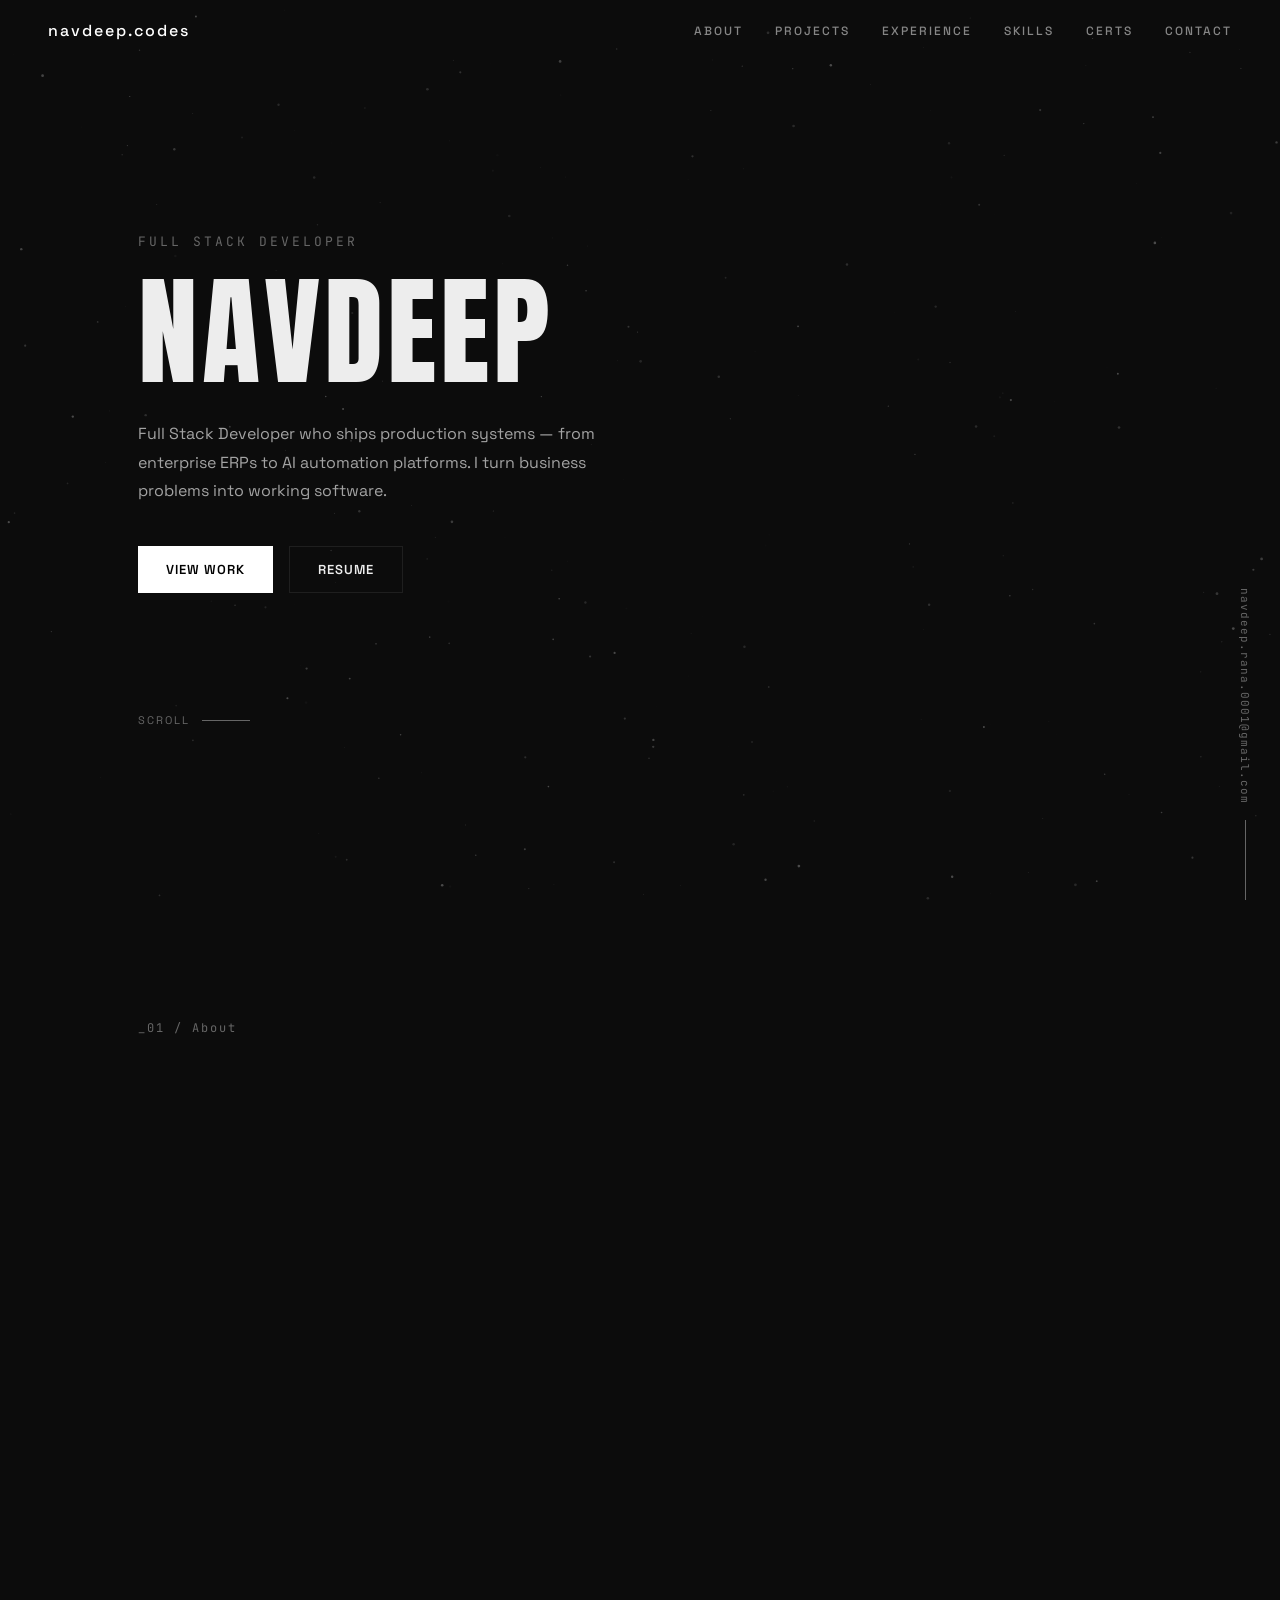
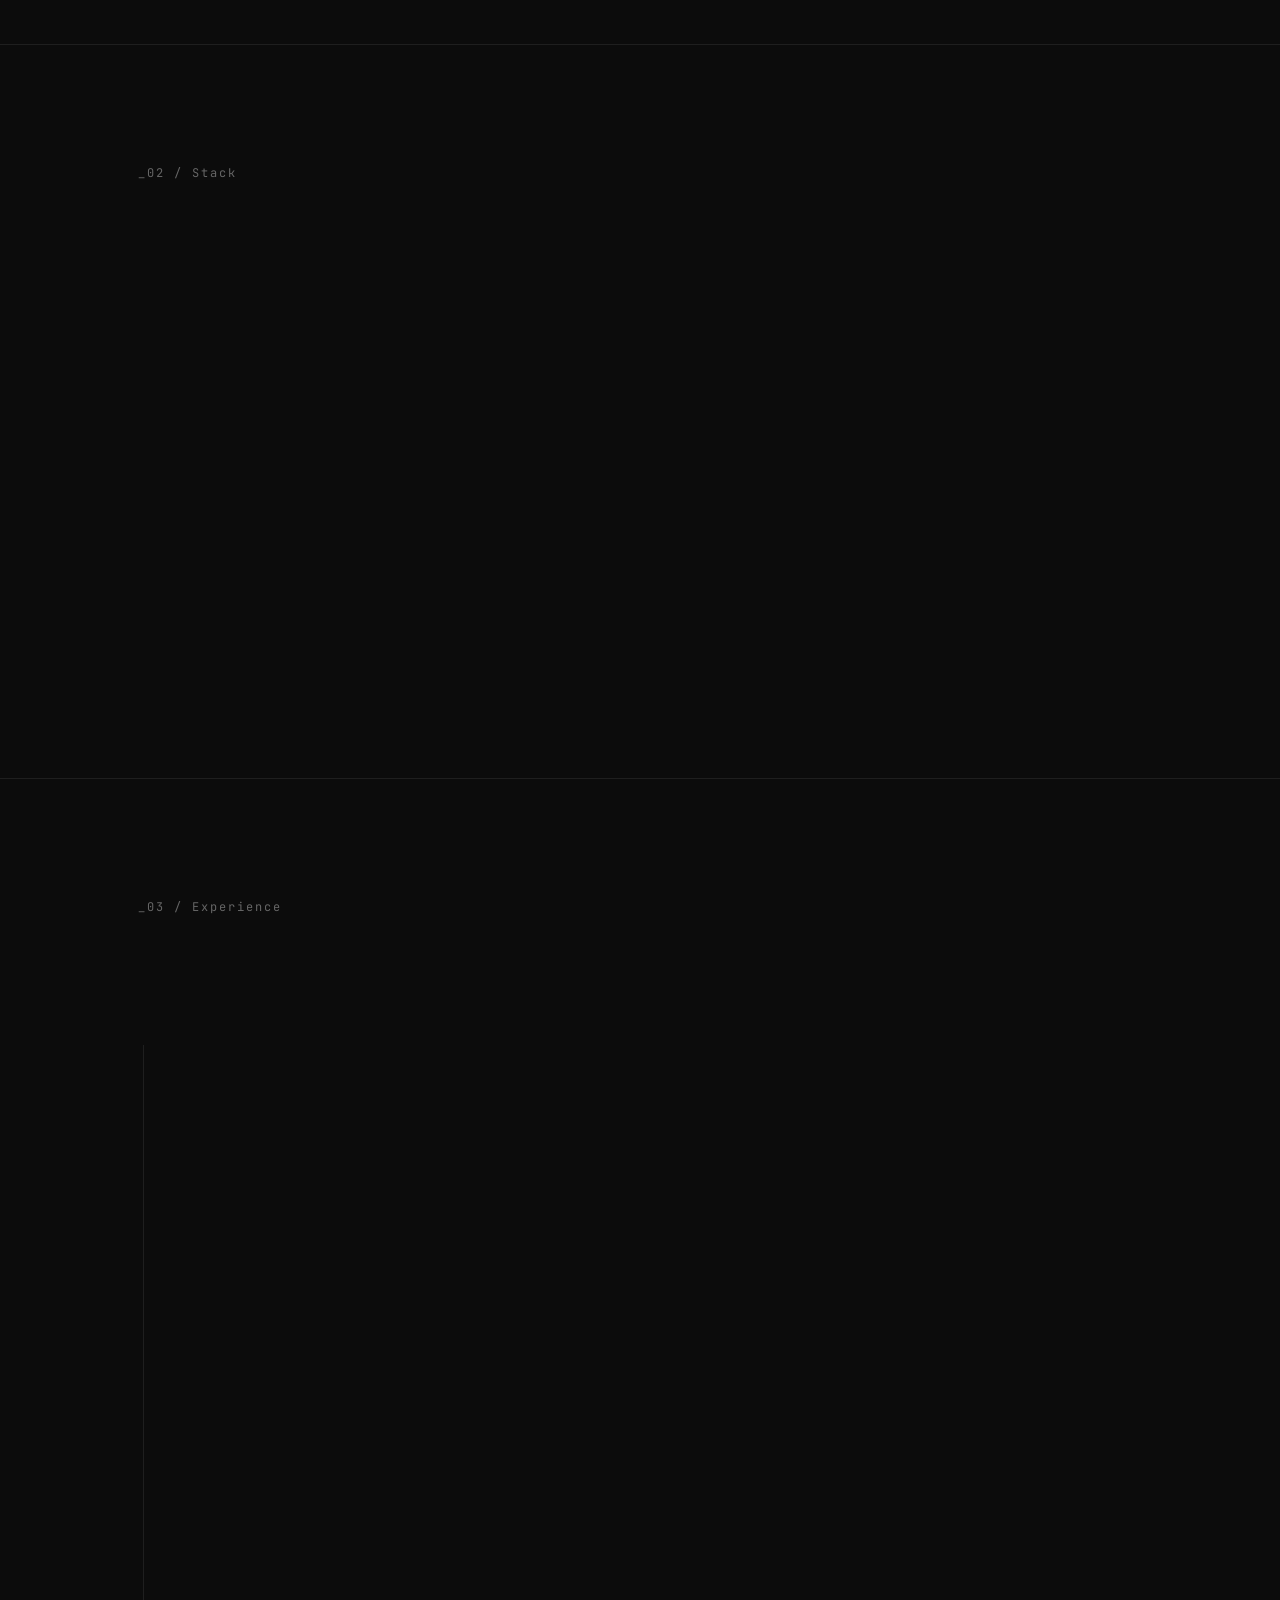
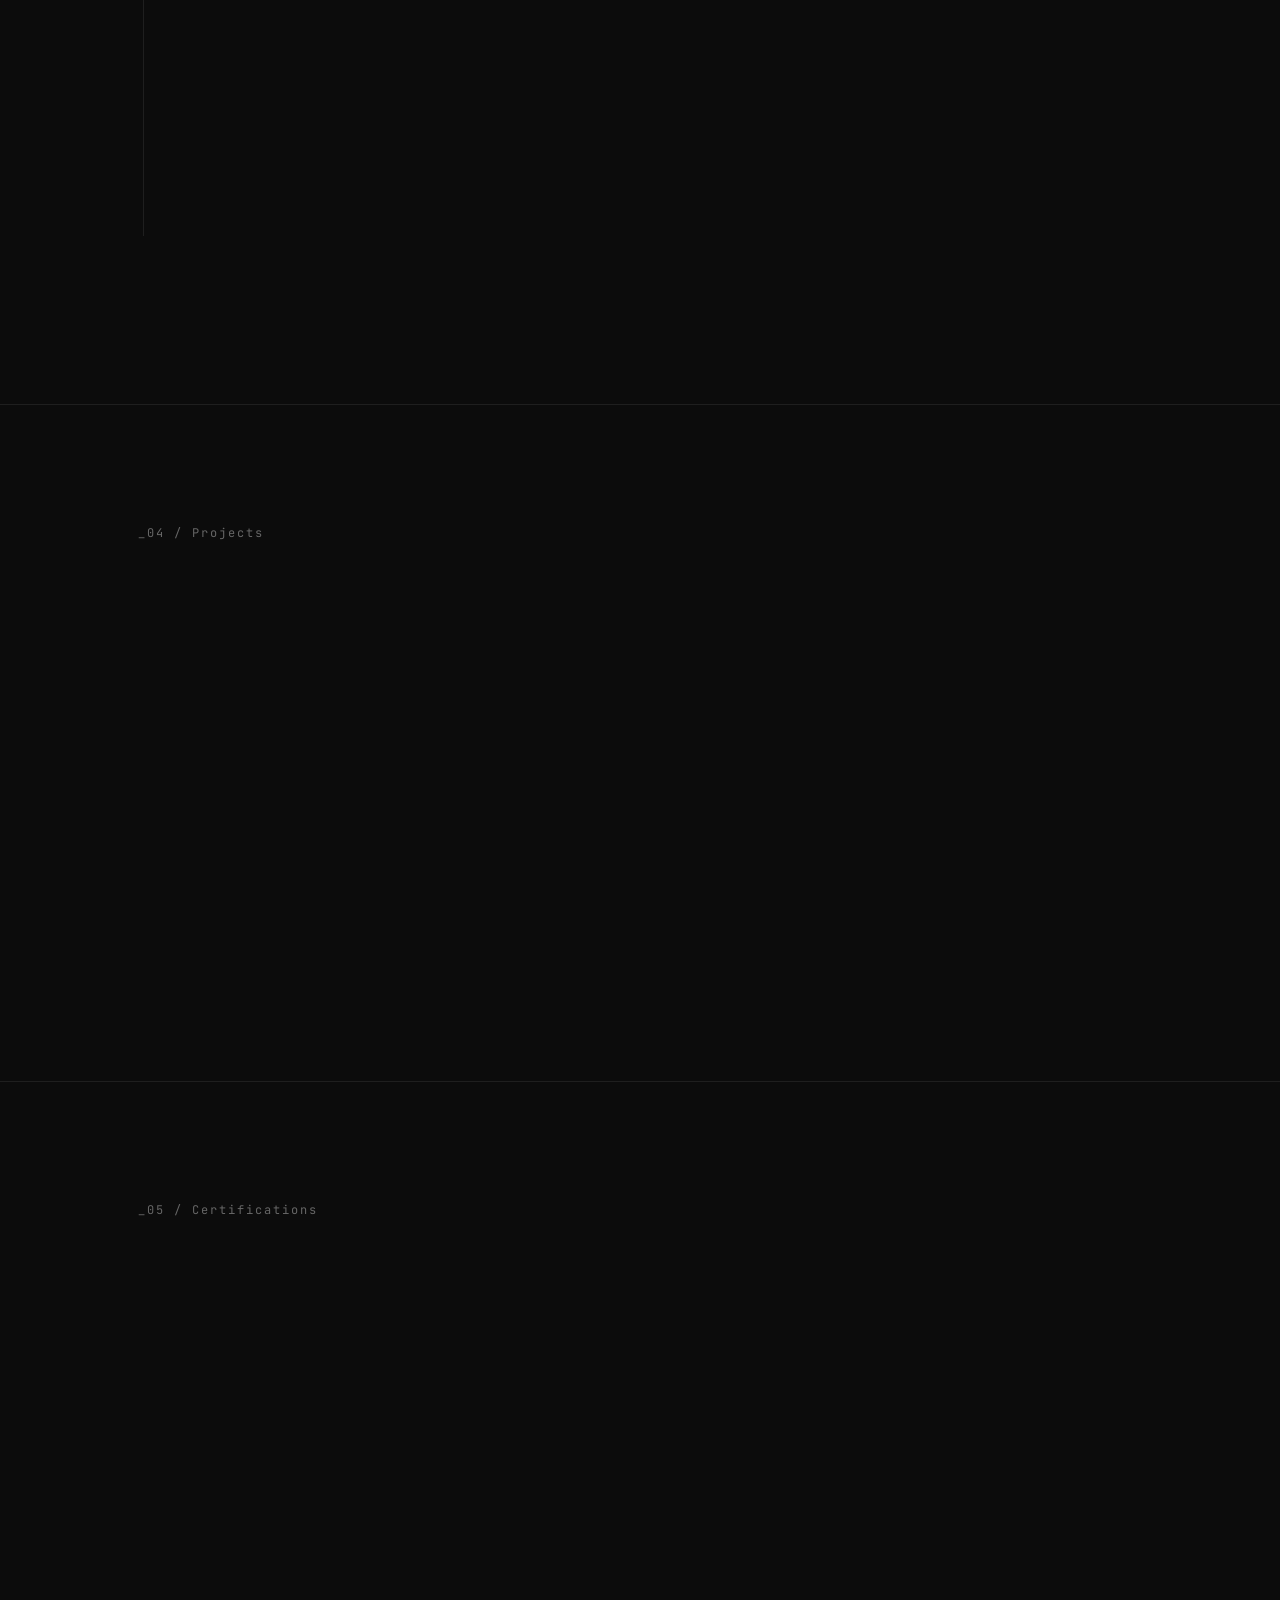
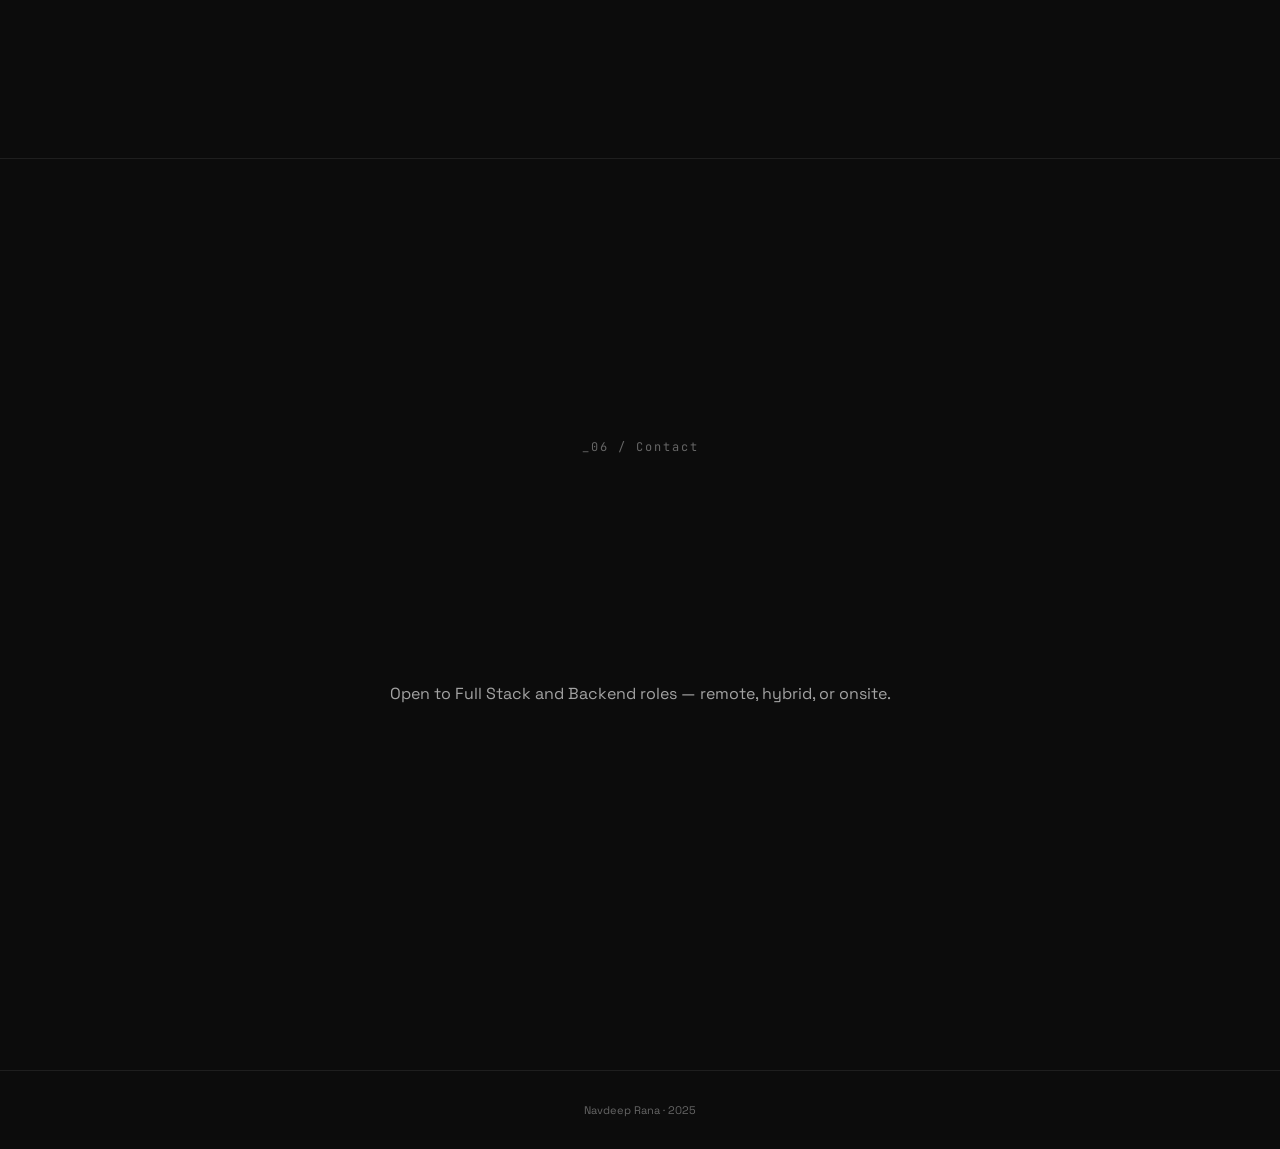
<file: index.html>
<!DOCTYPE html>
<html lang="en">
<head>
<meta charset="UTF-8">
<meta name="viewport" content="width=device-width, initial-scale=1.0">
<title>Navdeep | Full Stack Developer</title>
<link rel="preconnect" href="https://fonts.googleapis.com">
<link href="https://fonts.googleapis.com/css2?family=Anton&family=Space+Grotesk:wght@300;400;500;600;700&family=JetBrains+Mono:wght@400;500&display=swap" rel="stylesheet">
<link rel="stylesheet" href="style.css">
</head>
<body>

<!-- Loading Screen -->
<div class="loader" id="loader">
  <div class="loader-text" id="loaderText"></div>
</div>

<!-- Trippy Cursor (mix-blend-mode difference) -->
<div class="cursor" id="cursor"></div>

<canvas id="stars"></canvas>

<div class="side-email">navdeep.rana.0001@gmail.com</div>

<nav class="nav">
  <a href="#" class="nav-logo">navdeep.codes</a>
  <button class="nav-toggle" id="navToggle" aria-label="Menu">
    <span></span><span></span><span></span>
  </button>
  <div class="nav-links" id="navLinks">
    <a href="#about">
      <svg class="nav-icon" viewBox="0 0 24 24" fill="none" stroke="currentColor" stroke-width="1.8" stroke-linecap="round" stroke-linejoin="round"><circle cx="12" cy="8" r="4"/><path d="M20 21a8 8 0 1 0-16 0"/></svg>
      <span>About</span>
    </a>
    <a href="#projects">
      <svg class="nav-icon" viewBox="0 0 24 24" fill="none" stroke="currentColor" stroke-width="1.8" stroke-linecap="round" stroke-linejoin="round"><path d="M20 7h-4V5a2 2 0 0 0-2-2h-4a2 2 0 0 0-2 2v2H4a2 2 0 0 0-2 2v10a2 2 0 0 0 2 2h16a2 2 0 0 0 2-2V9a2 2 0 0 0-2-2Z"/><path d="M10 7V5h4v2"/></svg>
      <span>Projects</span>
    </a>
    <a href="#experience">
      <svg class="nav-icon" viewBox="0 0 24 24" fill="none" stroke="currentColor" stroke-width="1.8" stroke-linecap="round" stroke-linejoin="round"><path d="M12 2v4"/><path d="M12 18v4"/><path d="m4.93 4.93 2.83 2.83"/><path d="m16.24 16.24 2.83 2.83"/><path d="M2 12h4"/><path d="M18 12h4"/><path d="m4.93 19.07 2.83-2.83"/><path d="m16.24 7.76 2.83-2.83"/><circle cx="12" cy="12" r="3"/></svg>
      <span>Experience</span>
    </a>
    <a href="#stack">
      <svg class="nav-icon" viewBox="0 0 24 24" fill="none" stroke="currentColor" stroke-width="1.8" stroke-linecap="round" stroke-linejoin="round"><path d="M9.5 2A2.5 2.5 0 0 1 12 4.5v15a2.5 2.5 0 0 1-4.96.44 2.5 2.5 0 0 1-2.96-3.08 3 3 0 0 1-.34-5.58 2.5 2.5 0 0 1 1.32-4.24 2.5 2.5 0 0 1 1.98-3A2.5 2.5 0 0 1 9.5 2Z"/><path d="M14.5 2A2.5 2.5 0 0 0 12 4.5v15a2.5 2.5 0 0 0 4.96.44 2.5 2.5 0 0 0 2.96-3.08 3 3 0 0 0 .34-5.58 2.5 2.5 0 0 0-1.32-4.24 2.5 2.5 0 0 0-1.98-3A2.5 2.5 0 0 0 14.5 2Z"/></svg>
      <span>Skills</span>
    </a>
    <a href="#certifications">
      <svg class="nav-icon" viewBox="0 0 24 24" fill="none" stroke="currentColor" stroke-width="1.8" stroke-linecap="round" stroke-linejoin="round"><circle cx="12" cy="8" r="6"/><path d="M15.477 12.89 17 22l-5-3-5 3 1.523-9.11"/></svg>
      <span>Certs</span>
    </a>
    <a href="#contact">
      <svg class="nav-icon" viewBox="0 0 24 24" fill="none" stroke="currentColor" stroke-width="1.8" stroke-linecap="round" stroke-linejoin="round"><rect width="20" height="16" x="2" y="4" rx="2"/><path d="m22 7-8.97 5.7a1.94 1.94 0 0 1-2.06 0L2 7"/></svg>
      <span>Contact</span>
    </a>
  </div>
</nav>

<section class="hero" id="hero">
  <div class="hero-label">Full Stack Developer</div>
  <h1 class="hero-title" id="heroName"></h1>
  <p class="hero-sub">Full Stack Developer who ships production systems &mdash; from enterprise ERPs to AI automation platforms. I turn business problems into working software.</p>
  <div class="hero-cta">
    <a href="#projects" class="btn btn-primary">View Work</a>
    <a href="./Navdeep_Rana_CV.pdf" class="btn btn-ghost" download="Navdeep_Rana_CV.pdf">Resume</a>
  </div>
  <div class="scroll-hint"><span>Scroll</span><div class="scroll-hint-line"></div></div>
</section>

<section class="section" id="about">
  <div class="section-inner">
    <div class="section-label">_01 / About</div>
    <h2 class="section-title">About Me</h2>
    <div class="about-grid">
      <div class="about-text">
        <p>I build full-stack web applications &mdash; from database design to deployment. 1+ year shipping production software used by real teams every day.</p>
        <p>At <strong>RegisterKaro</strong>, I drove development of the core ERP system that replaced spreadsheet operations for 500+ employees and 50K+ clients. Owned the architecture for ticket management, task tracking, payment integrations, and a client-facing compliance portal &mdash; and became the go-to developer the team relies on for complex, cross-module work.</p>
        <p>Independently built <strong>AutoMeta</strong> &mdash; a social media automation platform managing 125M+ audience with AI-generated content, deployed on Linux with CI/CD, Docker, and a durable job pipeline I designed from scratch.</p>
        <p>Looking for an engineering role where I can go deeper &mdash; write better code, solve harder problems, and work with people who push me to grow.</p>
      </div>
      <div class="about-details">
        <div class="detail-row"><span class="detail-label">Location</span><span class="detail-value">Gurugram, India</span></div>
        <div class="detail-row"><span class="detail-label">Experience</span><span class="detail-value">1+ Year Production</span></div>
        <div class="detail-row"><span class="detail-label">Focus</span><span class="detail-value">Full Stack / Backend</span></div>
        <div class="detail-row"><span class="detail-label">Education</span><span class="detail-value">B.Sc., Kurukshetra Uni</span></div>
      </div>
    </div>
  </div>
</section>

<div class="section-divider"></div>

<section class="section stack-section" id="stack">
  <div class="section-inner">
    <div class="section-label">_02 / Stack</div>
    <h2 class="section-title">My Stack</h2>
    <p class="section-sub">Technologies I use in production, daily.</p>
    <div class="stack-categories">
      <div class="stack-category">
        <h3>Frontend</h3>
        <div class="stack-grid">
          <div class="stack-item"><span class="stack-dot" style="--dot-color: #61dafb"></span>React</div>
          <div class="stack-item"><span class="stack-dot" style="--dot-color: #fff"></span>Next.js</div>
          <div class="stack-item"><span class="stack-dot" style="--dot-color: #3178c6"></span>TypeScript</div>
          <div class="stack-item"><span class="stack-dot" style="--dot-color: #764abc"></span>Redux Toolkit</div>
          <div class="stack-item"><span class="stack-dot" style="--dot-color: #ef4444"></span>React Query</div>
          <div class="stack-item"><span class="stack-dot" style="--dot-color: #38bdf8"></span>Tailwind CSS</div>
          <div class="stack-item"><span class="stack-dot" style="--dot-color: #fff"></span>shadcn/ui</div>
          <div class="stack-item"><span class="stack-dot" style="--dot-color: #646cff"></span>Vite</div>
          <div class="stack-item"><span class="stack-dot" style="--dot-color: #0ea5e9"></span>Socket.IO</div>
        </div>
      </div>
      <div class="stack-category">
        <h3>Backend</h3>
        <div class="stack-grid">
          <div class="stack-item"><span class="stack-dot" style="--dot-color: #68a063"></span>Node.js</div>
          <div class="stack-item"><span class="stack-dot" style="--dot-color: #fff"></span>Express.js</div>
          <div class="stack-item"><span class="stack-dot" style="--dot-color: #47a248"></span>MongoDB</div>
          <div class="stack-item"><span class="stack-dot" style="--dot-color: #336791"></span>PostgreSQL</div>
          <div class="stack-item"><span class="stack-dot" style="--dot-color: #dc382d"></span>Redis</div>
          <div class="stack-item"><span class="stack-dot" style="--dot-color: #ff6347"></span>RabbitMQ</div>
          <div class="stack-item"><span class="stack-dot" style="--dot-color: #f7df1e"></span>JWT / OAuth</div>
          <div class="stack-item"><span class="stack-dot" style="--dot-color: #999"></span>REST APIs</div>
          <div class="stack-item"><span class="stack-dot" style="--dot-color: #d63a35"></span>BullMQ</div>
        </div>
      </div>
      <div class="stack-category">
        <h3>DevOps & Cloud</h3>
        <div class="stack-grid">
          <div class="stack-item"><span class="stack-dot" style="--dot-color: #2496ed"></span>Docker</div>
          <div class="stack-item"><span class="stack-dot" style="--dot-color: #ff9900"></span>AWS S3 / SES</div>
          <div class="stack-item"><span class="stack-dot" style="--dot-color: #f05032"></span>Git</div>
          <div class="stack-item"><span class="stack-dot" style="--dot-color: #2088ff"></span>GitHub Actions</div>
          <div class="stack-item"><span class="stack-dot" style="--dot-color: #ff6c37"></span>PM2</div>
          <div class="stack-item"><span class="stack-dot" style="--dot-color: #fff"></span>Linux / VPS</div>
          <div class="stack-item"><span class="stack-dot" style="--dot-color: #009639"></span>Nginx</div>
          <div class="stack-item"><span class="stack-dot" style="--dot-color: #ea4b71"></span>n8n</div>
        </div>
      </div>
      <div class="stack-category">
        <h3>AI & Integrations</h3>
        <div class="stack-grid">
          <div class="stack-item"><span class="stack-dot" style="--dot-color: #10a37f"></span>OpenAI GPT-4o</div>
          <div class="stack-item"><span class="stack-dot" style="--dot-color: #4285f4"></span>Google Gemini</div>
          <div class="stack-item"><span class="stack-dot" style="--dot-color: #1877f2"></span>Meta Graph API</div>
          <div class="stack-item"><span class="stack-dot" style="--dot-color: #2563eb"></span>Razorpay</div>
        </div>
      </div>
    </div>
  </div>
</section>

<div class="section-divider"></div>

<section class="section" id="experience">
  <div class="section-inner">
    <div class="section-label">_03 / Experience</div>
    <h2 class="section-title">Work</h2>
    <div class="timeline">
      <div class="timeline-item">
        <div class="timeline-dot"></div>
        <div class="timeline-content">
          <div class="timeline-date">Apr 2025 &mdash; Present</div>
          <h3>Full Stack Developer</h3>
          <div class="timeline-company">RegisterKaro (Safe Ledger Pvt. Ltd.) &middot; Gurugram</div>
          <ul>
            <li>Built core modules of an ERP Admin portal used daily by 500+ employees to manage compliance filings, client onboarding, and task tracking for 50,000+ business clients.</li>
            <li>Developed a client-facing Customer Portal where businesses track filings, compliance status, and raise support tickets &mdash; reducing inbound call volume.</li>
            <li>Implemented ticket management with priority routing, real-time Socket.IO updates, and RabbitMQ-driven assignment workflows.</li>
            <li>Architected the permission system and role-based access control (RBAC) powering all modules &mdash; granular permissions, role hierarchies, and protected routes across the platform.</li>
            <li>Built multi-stage form submission and approval workflows, employee dashboards, and internal chat across a shared Express/PostgreSQL backend.</li>
          </ul>
        </div>
      </div>
      <div class="timeline-item">
        <div class="timeline-dot"></div>
        <div class="timeline-content">
          <div class="timeline-date">2024 &mdash; Present</div>
          <h3>Independent Developer</h3>
          <div class="timeline-company">AutoMeta &middot; Side Project</div>
          <ul>
            <li>Built and launched a social media automation platform now running 125M+ audience with 10M+ daily impressions.</li>
            <li>Designed the full system end-to-end &mdash; from user dashboard to AI-generated content pipelines &mdash; and shipped it solo.</li>
            <li>Runs reliably in production on a VPS I set up and maintain, with automated deployments.</li>
          </ul>
        </div>
      </div>
      <div class="timeline-item">
        <div class="timeline-dot"></div>
        <div class="timeline-content">
          <div class="timeline-date">2024 &mdash; 2025</div>
          <h3>Automation & Workflow Engineering</h3>
          <div class="timeline-company">Independent</div>
          <ul>
            <li>Built automation workflows using n8n and custom JavaScript to manage a network of 100+ social media channels at scale.</li>
            <li>Transitioned from content operations into software engineering &mdash; the automation challenges led directly to building full production systems.</li>
          </ul>
        </div>
      </div>
      <div class="timeline-item">
        <div class="timeline-dot"></div>
        <div class="timeline-content">
          <div class="timeline-date">2016 &mdash; 2024</div>
          <h3>Digital Marketing & Content Creation</h3>
          <div class="timeline-company">Independent</div>
          <ul>
            <li>Built an audience of 140M+ followers across 100+ channels, generating 150 Billion+ views through content strategy and platform growth.</li>
          </ul>
        </div>
      </div>
    </div>
  </div>
</section>

<div class="section-divider"></div>

<section class="section" id="projects">
  <div class="section-inner">
    <div class="section-label">_04 / Projects</div>
    <h2 class="section-title">Selected Projects</h2>
    <div class="projects-list">
      <a class="project-row" href="https://rankkit.io/" target="_blank" data-image="">
        <span class="project-num">_01</span>
        <span class="project-title">Rankkit</span>
        <span class="project-tags-inline"><span>Next.js</span><span>PostgreSQL</span><span>MongoDB</span><span>AI</span><span>Google Cloud Console</span></span>
        <span class="project-arrow">&rarr;</span>
      </a>
      <a class="project-row" href="https://botwinder.space" target="_blank" data-image="">
        <span class="project-num">_02</span>
        <span class="project-title">AutoMeta</span>
        <span class="project-tags-inline"><span>Node.js</span><span>Next.js</span><span>MongoDB</span><span>LLM Integrations</span><span>BullMQ</span><span>REDIS</span><span>Docker</span></span>
        <span class="project-arrow">&rarr;</span>
      </a>
      <a class="project-row" href="https://gymapp.navdeep.codes/" target="_blank" data-image="">
        <span class="project-num">_03</span>
        <span class="project-title">Gym Bro Planner</span>
        <span class="project-tags-inline"><span>Next.js</span><span>MongoDB</span><span>REST API</span><span>PM2</span></span>
        <span class="project-tags-inline"></span>
        <span class="project-arrow">&rarr;</span>
      </a>
    </div>
  </div>
</section>

<div class="section-divider"></div>

<section class="section" id="certifications">
  <div class="section-inner">
    <div class="section-label">_05 / Certifications</div>
    <h2 class="section-title">Certifications</h2>
    <div class="projects-list">
      <div class="project-row cert-row" data-cert-image="./cert-js-jonas.png">
        <span class="project-num">_01</span>
        <span class="project-title">
          The Complete JavaScript Course
          <span class="cert-mobile-meta">by Jonas Schmedtmann &middot; 2023</span>
        </span>
        <span class="project-tags-inline"><span>Jonas Schmedtmann</span><span>2023</span></span>
      </div>
      <div class="project-row cert-row" data-cert-image="./cert-htmlcss-jonas.png">
        <span class="project-num">_02</span>
        <span class="project-title">
          Responsive Websites with HTML & CSS
          <span class="cert-mobile-meta">by Jonas Schmedtmann &middot; 2023</span>
        </span>
        <span class="project-tags-inline"><span>Jonas Schmedtmann</span><span>2023</span></span>
      </div>
      <div class="project-row cert-row" data-cert-image="./cert-codeevolution.png">
        <span class="project-num">_03</span>
        <span class="project-title">
          React & Node.js Tutorial Series
          <span class="cert-mobile-meta">by Vishwas (CodeEvolution) &middot; 2024</span>
        </span>
        <span class="project-tags-inline"><span>CodeEvolution</span><span>2024</span></span>
      </div>
    </div>
  </div>
</section>

<div class="section-divider"></div>

<section class="section" id="contact">
  <div class="contact-section">
    <div class="section-label">_06 / Contact</div>
    <h2 class="section-title">Let's Work<br>Together</h2>
    <p class="contact-sub">Open to Full Stack and Backend roles &mdash; remote, hybrid, or onsite.</p>
    <div class="contact-links">
      <a href="mailto:navdeep.rana.0001@gmail.com" class="contact-link">
        <svg width="18" height="18" viewBox="0 0 24 24" fill="none" stroke="currentColor" stroke-width="2"><rect x="2" y="4" width="20" height="16" rx="2"/><path d="m22 7-8.97 5.7a1.94 1.94 0 0 1-2.06 0L2 7"/></svg>
        Email
      </a>
      <a href="tel:+918683011999" class="contact-link">
        <svg width="18" height="18" viewBox="0 0 24 24" fill="none" stroke="currentColor" stroke-width="2"><path d="M22 16.92v3a2 2 0 0 1-2.18 2 19.79 19.79 0 0 1-8.63-3.07 19.5 19.5 0 0 1-6-6 19.79 19.79 0 0 1-3.07-8.67A2 2 0 0 1 4.11 2h3a2 2 0 0 1 2 1.72c.127.96.361 1.903.7 2.81a2 2 0 0 1-.45 2.11L8.09 9.91a16 16 0 0 0 6 6l1.27-1.27a2 2 0 0 1 2.11-.45c.907.339 1.85.573 2.81.7A2 2 0 0 1 22 16.92z"/></svg>
        Phone
      </a>
      <a href="https://github.com/nav82deep" target="_blank" class="contact-link">
        <svg width="18" height="18" viewBox="0 0 24 24" fill="currentColor"><path d="M12 0c-6.626 0-12 5.373-12 12 0 5.302 3.438 9.8 8.207 11.387.599.111.793-.261.793-.577v-2.234c-3.338.726-4.033-1.416-4.033-1.416-.546-1.387-1.333-1.756-1.333-1.756-1.089-.745.083-.729.083-.729 1.205.084 1.839 1.237 1.839 1.237 1.07 1.834 2.807 1.304 3.492.997.107-.775.418-1.305.762-1.604-2.665-.305-5.467-1.334-5.467-5.931 0-1.311.469-2.381 1.236-3.221-.124-.303-.535-1.524.117-3.176 0 0 1.008-.322 3.301 1.23.957-.266 1.983-.399 3.003-.404 1.02.005 2.047.138 3.006.404 2.291-1.552 3.297-1.23 3.297-1.23.653 1.653.242 2.874.118 3.176.77.84 1.235 1.911 1.235 3.221 0 4.609-2.807 5.624-5.479 5.921.43.372.823 1.102.823 2.222v3.293c0 .319.192.694.801.576 4.765-1.589 8.199-6.086 8.199-11.386 0-6.627-5.373-12-12-12z"/></svg>
        GitHub
      </a>
      <a href="https://www.linkedin.com/in/navdeep-813831244/" target="_blank" class="contact-link">
        <svg width="18" height="18" viewBox="0 0 24 24" fill="currentColor"><path d="M20.447 20.452h-3.554v-5.569c0-1.328-.027-3.037-1.852-3.037-1.853 0-2.136 1.445-2.136 2.939v5.667H9.351V9h3.414v1.561h.046c.477-.9 1.637-1.85 3.37-1.85 3.601 0 4.267 2.37 4.267 5.455v6.286zM5.337 7.433c-1.144 0-2.063-.926-2.063-2.065 0-1.138.92-2.063 2.063-2.063 1.14 0 2.064.925 2.064 2.063 0 1.139-.925 2.065-2.064 2.065zm1.782 13.019H3.555V9h3.564v11.452zM22.225 0H1.771C.792 0 0 .774 0 1.729v20.542C0 23.227.792 24 1.771 24h20.451C23.2 24 24 23.227 24 22.271V1.729C24 .774 23.2 0 22.222 0h.003z"/></svg>
        LinkedIn
      </a>
    </div>
  </div>
</section>

<footer class="footer">Navdeep Rana &middot; 2025</footer>

<script src="script.js"></script>
</body>
</html>
</file>
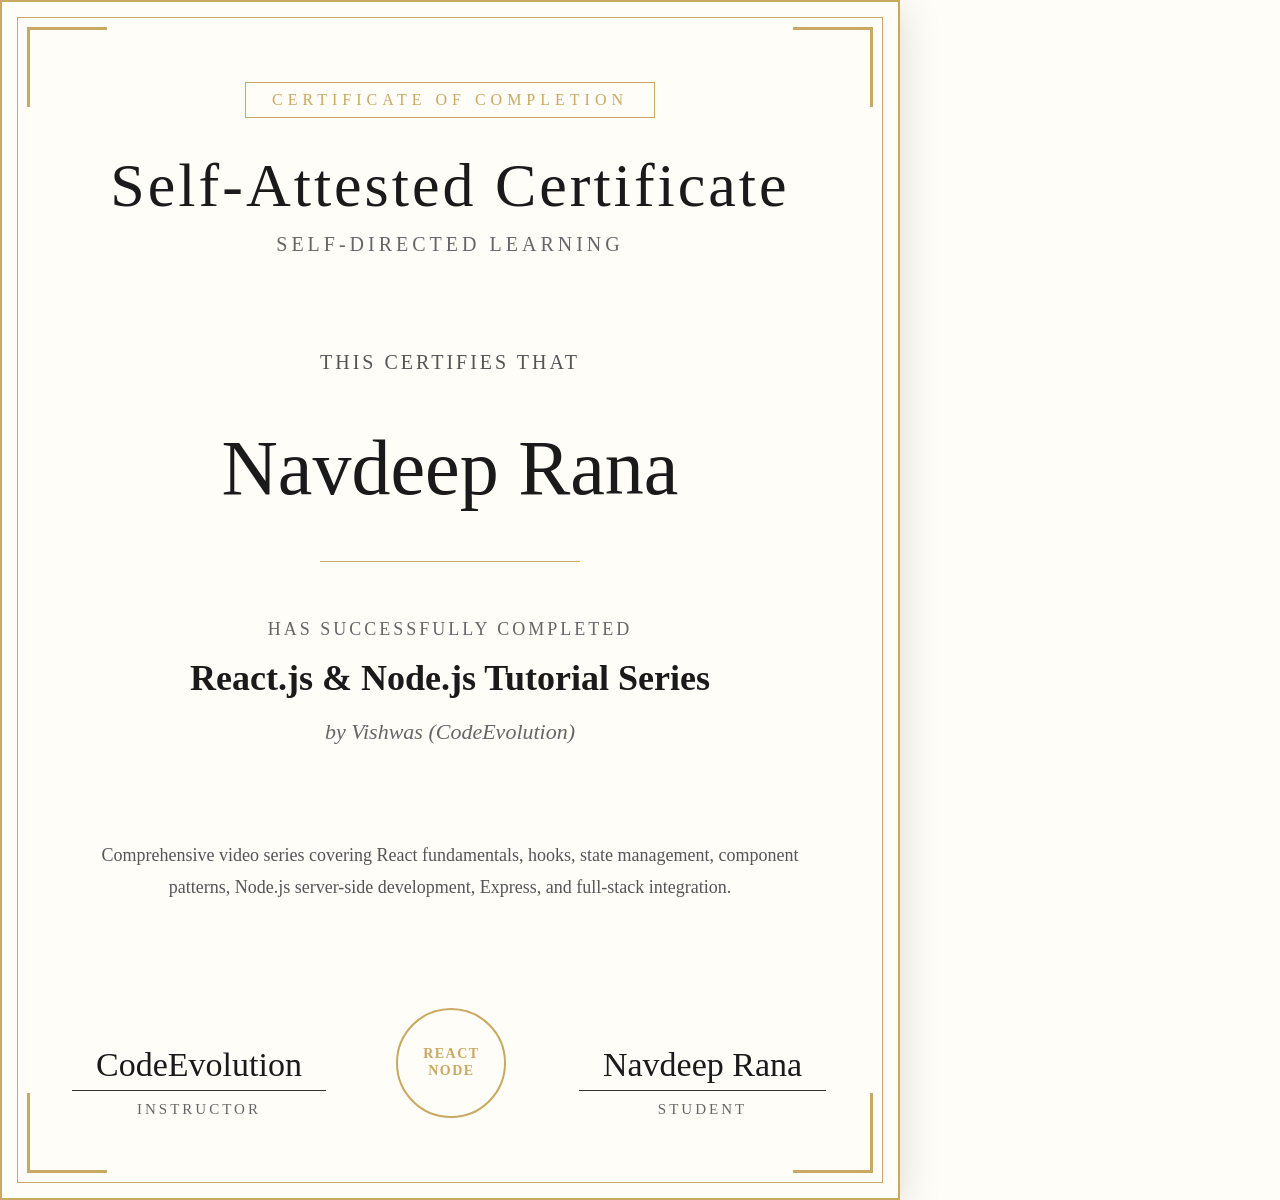
<file: cert-codeevolution.html>
<!DOCTYPE html>
<html lang="en">
<head>
<meta charset="UTF-8">
<title>Certificate — React & Node.js Tutorials (CodeEvolution)</title>
<style>
  * { margin: 0; padding: 0; box-sizing: border-box; }
  body {
    font-family: 'Georgia', 'Times New Roman', serif;
    background: #fefdf8;
    margin: 0;
    padding: 0;
  }
  .cert {
    width: 900px;
    height: 1200px;
    background: #fefdf8;
    border: 2px solid #c9a961;
    box-shadow: 0 8px 40px rgba(0, 0, 0, 0.15);
    position: relative;
    padding: 80px 70px;
    overflow: hidden;
    display: flex;
    flex-direction: column;
    justify-content: space-between;
  }
  .cert::before {
    content: '';
    position: absolute;
    inset: 15px;
    border: 1px solid #c9a961;
    pointer-events: none;
  }
  .corner {
    position: absolute;
    width: 80px;
    height: 80px;
    border: 3px solid #c9a961;
  }
  .corner.tl { top: 25px; left: 25px; border-right: none; border-bottom: none; }
  .corner.tr { top: 25px; right: 25px; border-left: none; border-bottom: none; }
  .corner.bl { bottom: 25px; left: 25px; border-right: none; border-top: none; }
  .corner.br { bottom: 25px; right: 25px; border-left: none; border-top: none; }

  .header { text-align: center; margin-bottom: 30px; position: relative; z-index: 1; }
  .stamp {
    display: inline-block;
    padding: 8px 26px;
    border: 1.5px solid #c9a961;
    color: #c9a961;
    font-size: 16px;
    letter-spacing: 5px;
    text-transform: uppercase;
    margin-bottom: 32px;
  }
  h1 {
    font-size: 62px;
    color: #1a1a1a;
    font-weight: 400;
    letter-spacing: 3px;
    margin-bottom: 12px;
  }
  .subtitle {
    color: #666;
    font-size: 20px;
    letter-spacing: 4px;
    text-transform: uppercase;
    margin-bottom: 40px;
  }
  .presented {
    text-align: center;
    color: #555;
    font-size: 20px;
    letter-spacing: 3px;
    text-transform: uppercase;
    margin-bottom: 24px;
    position: relative;
    z-index: 1;
  }
  .name {
    text-align: center;
    font-size: 78px;
    font-family: 'Brush Script MT', cursive;
    color: #1a1a1a;
    margin-bottom: 24px;
    position: relative;
    z-index: 1;
  }
  .divider {
    width: 260px;
    height: 1px;
    background: #c9a961;
    margin: 0 auto 32px;
  }
  .course { text-align: center; margin-bottom: 36px; position: relative; z-index: 1; }
  .course-label {
    font-size: 18px;
    color: #666;
    letter-spacing: 3px;
    text-transform: uppercase;
    margin-bottom: 14px;
  }
  .course-title {
    font-size: 36px;
    color: #1a1a1a;
    font-weight: 600;
    font-family: 'Georgia', serif;
    line-height: 1.35;
    max-width: 800px;
    margin: 0 auto;
  }
  .details {
    text-align: center;
    color: #555;
    font-size: 18px;
    line-height: 1.75;
    max-width: 780px;
    margin: 28px auto 40px;
    position: relative;
    z-index: 1;
  }
  .footer {
    display: flex;
    justify-content: space-between;
    align-items: flex-end;
    margin-top: 40px;
    position: relative;
    z-index: 1;
  }
  .footer-block { flex: 1; text-align: center; }
  .signature {
    font-family: 'Brush Script MT', cursive;
    font-size: 34px;
    color: #1a1a1a;
    border-bottom: 1px solid #333;
    padding-bottom: 6px;
    margin-bottom: 10px;
    display: inline-block;
    padding-left: 24px;
    padding-right: 24px;
  }
  .sig-label {
    font-size: 15px;
    color: #666;
    letter-spacing: 3px;
    text-transform: uppercase;
  }
  .seal {
    width: 110px;
    height: 110px;
    border: 2px solid #c9a961;
    border-radius: 50%;
    display: flex;
    align-items: center;
    justify-content: center;
    margin: 0 auto;
    color: #c9a961;
    font-size: 14px;
    font-weight: 700;
    letter-spacing: 1.5px;
    text-align: center;
    line-height: 1.2;
  }
</style>
</head>
<body>
<div class="cert">
  <div class="corner tl"></div>
  <div class="corner tr"></div>
  <div class="corner bl"></div>
  <div class="corner br"></div>

  <div class="header">
    <div class="stamp">Certificate of Completion</div>
    <h1>Self-Attested Certificate</h1>
    <div class="subtitle">Self-Directed Learning</div>
  </div>

  <div class="presented">This certifies that</div>
  <div class="name">Navdeep Rana</div>
  <div class="divider"></div>

  <div class="course">
    <div class="course-label">has successfully completed</div>
    <div class="course-title">React.js & Node.js Tutorial Series<br><span style="font-size: 22px; font-weight: 400; color: #666; font-style: italic;">by Vishwas (CodeEvolution)</span></div>
  </div>

  <p class="details">
    Comprehensive video series covering React fundamentals, hooks, state management,
    component patterns, Node.js server-side development, Express, and full-stack integration.
  </p>

  <div class="footer">
    <div class="footer-block">
      <div class="signature">CodeEvolution</div>
      <div class="sig-label">Instructor</div>
    </div>
    <div class="footer-block">
      <div class="seal">REACT<br>NODE</div>
    </div>
    <div class="footer-block">
      <div class="signature">Navdeep Rana</div>
      <div class="sig-label">Student</div>
    </div>
  </div>
</div>
</body>
</html>
</file>
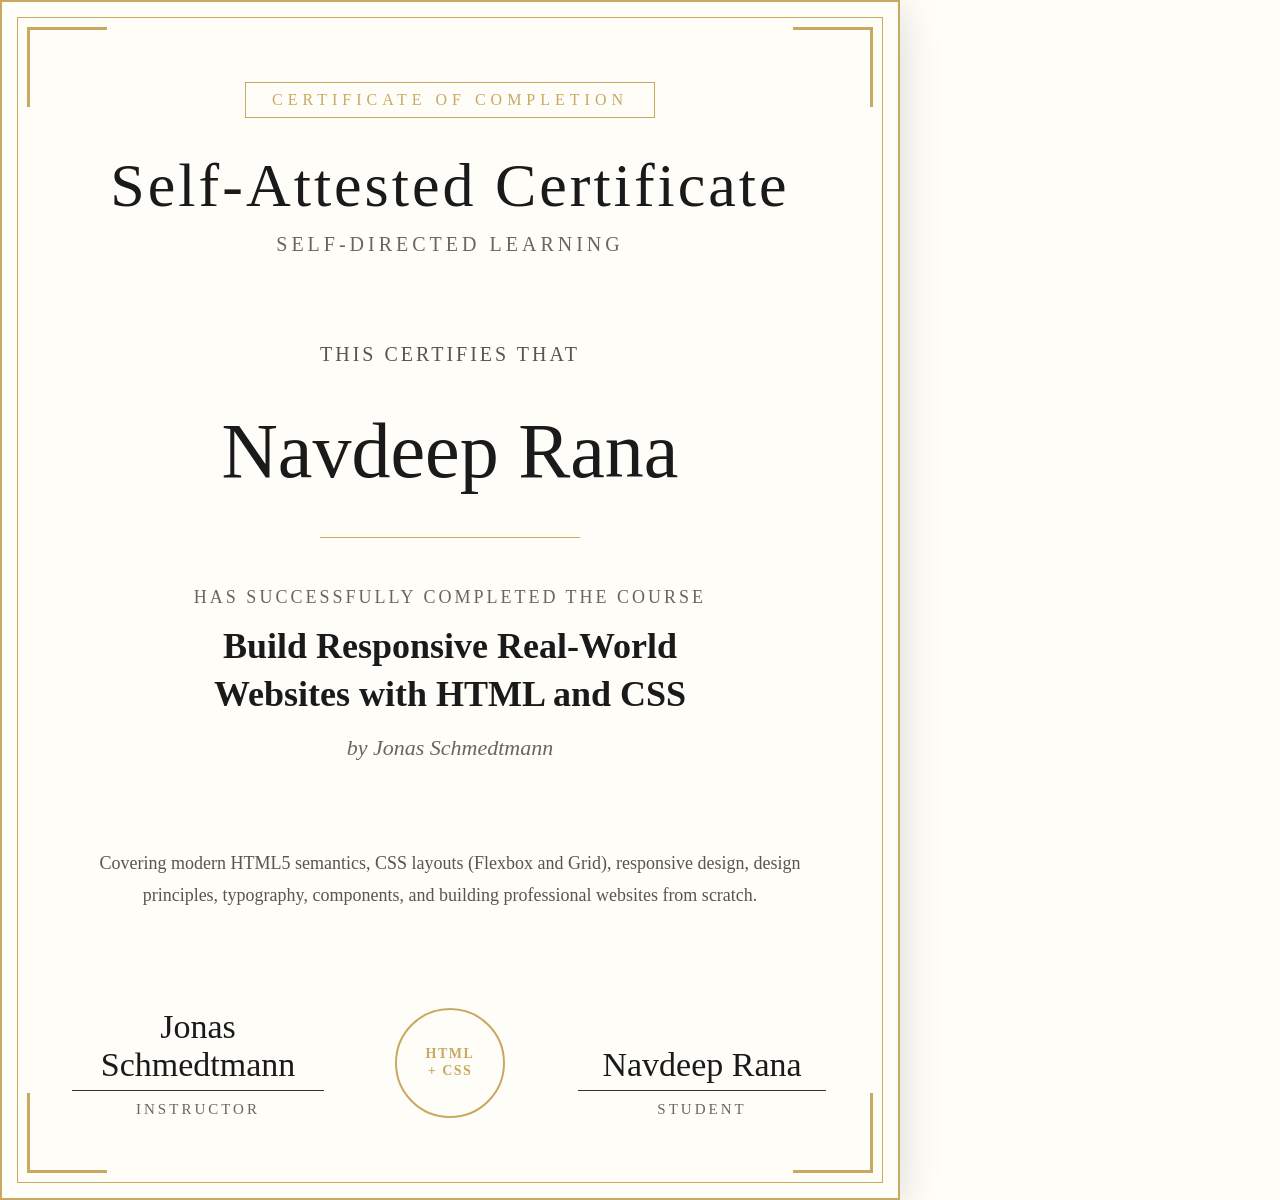
<file: cert-htmlcss-jonas.html>
<!DOCTYPE html>
<html lang="en">
<head>
<meta charset="UTF-8">
<title>Certificate — Build Responsive Real-World Websites with HTML and CSS</title>
<style>
  * { margin: 0; padding: 0; box-sizing: border-box; }
  body {
    font-family: 'Georgia', 'Times New Roman', serif;
    background: #fefdf8;
    margin: 0;
    padding: 0;
  }
  .cert {
    width: 900px;
    height: 1200px;
    background: #fefdf8;
    border: 2px solid #c9a961;
    box-shadow: 0 8px 40px rgba(0, 0, 0, 0.15);
    position: relative;
    padding: 80px 70px;
    overflow: hidden;
    display: flex;
    flex-direction: column;
    justify-content: space-between;
  }
  .cert::before {
    content: '';
    position: absolute;
    inset: 15px;
    border: 1px solid #c9a961;
    pointer-events: none;
  }
  .corner {
    position: absolute;
    width: 80px;
    height: 80px;
    border: 3px solid #c9a961;
  }
  .corner.tl { top: 25px; left: 25px; border-right: none; border-bottom: none; }
  .corner.tr { top: 25px; right: 25px; border-left: none; border-bottom: none; }
  .corner.bl { bottom: 25px; left: 25px; border-right: none; border-top: none; }
  .corner.br { bottom: 25px; right: 25px; border-left: none; border-top: none; }

  .header { text-align: center; margin-bottom: 30px; position: relative; z-index: 1; }
  .stamp {
    display: inline-block;
    padding: 8px 26px;
    border: 1.5px solid #c9a961;
    color: #c9a961;
    font-size: 16px;
    letter-spacing: 5px;
    text-transform: uppercase;
    margin-bottom: 32px;
  }
  h1 {
    font-size: 62px;
    color: #1a1a1a;
    font-weight: 400;
    letter-spacing: 3px;
    margin-bottom: 12px;
  }
  .subtitle {
    color: #666;
    font-size: 20px;
    letter-spacing: 4px;
    text-transform: uppercase;
    margin-bottom: 40px;
  }
  .presented {
    text-align: center;
    color: #555;
    font-size: 20px;
    letter-spacing: 3px;
    text-transform: uppercase;
    margin-bottom: 24px;
    position: relative;
    z-index: 1;
  }
  .name {
    text-align: center;
    font-size: 78px;
    font-family: 'Brush Script MT', cursive;
    color: #1a1a1a;
    margin-bottom: 24px;
    position: relative;
    z-index: 1;
  }
  .divider {
    width: 260px;
    height: 1px;
    background: #c9a961;
    margin: 0 auto 32px;
  }
  .course { text-align: center; margin-bottom: 36px; position: relative; z-index: 1; }
  .course-label {
    font-size: 18px;
    color: #666;
    letter-spacing: 3px;
    text-transform: uppercase;
    margin-bottom: 14px;
  }
  .course-title {
    font-size: 36px;
    color: #1a1a1a;
    font-weight: 600;
    font-family: 'Georgia', serif;
    line-height: 1.35;
    max-width: 800px;
    margin: 0 auto;
  }
  .details {
    text-align: center;
    color: #555;
    font-size: 18px;
    line-height: 1.75;
    max-width: 780px;
    margin: 28px auto 40px;
    position: relative;
    z-index: 1;
  }
  .footer {
    display: flex;
    justify-content: space-between;
    align-items: flex-end;
    margin-top: 40px;
    position: relative;
    z-index: 1;
  }
  .footer-block { flex: 1; text-align: center; }
  .signature {
    font-family: 'Brush Script MT', cursive;
    font-size: 34px;
    color: #1a1a1a;
    border-bottom: 1px solid #333;
    padding-bottom: 6px;
    margin-bottom: 10px;
    display: inline-block;
    padding-left: 24px;
    padding-right: 24px;
  }
  .sig-label {
    font-size: 15px;
    color: #666;
    letter-spacing: 3px;
    text-transform: uppercase;
  }
  .seal {
    width: 110px;
    height: 110px;
    border: 2px solid #c9a961;
    border-radius: 50%;
    display: flex;
    align-items: center;
    justify-content: center;
    margin: 0 auto;
    color: #c9a961;
    font-size: 14px;
    font-weight: 700;
    letter-spacing: 1.5px;
    text-align: center;
    line-height: 1.2;
  }
</style>
</head>
<body>
<div class="cert">
  <div class="corner tl"></div>
  <div class="corner tr"></div>
  <div class="corner bl"></div>
  <div class="corner br"></div>

  <div class="header">
    <div class="stamp">Certificate of Completion</div>
    <h1>Self-Attested Certificate</h1>
    <div class="subtitle">Self-Directed Learning</div>
  </div>

  <div class="presented">This certifies that</div>
  <div class="name">Navdeep Rana</div>
  <div class="divider"></div>

  <div class="course">
    <div class="course-label">has successfully completed the course</div>
    <div class="course-title">Build Responsive Real-World<br>Websites with HTML and CSS<br><span style="font-size: 22px; font-weight: 400; color: #666; font-style: italic;">by Jonas Schmedtmann</span></div>
  </div>

  <p class="details">
    Covering modern HTML5 semantics, CSS layouts (Flexbox and Grid), responsive design,
    design principles, typography, components, and building professional websites from scratch.
  </p>

  <div class="footer">
    <div class="footer-block">
      <div class="signature">Jonas Schmedtmann</div>
      <div class="sig-label">Instructor</div>
    </div>
    <div class="footer-block">
      <div class="seal">HTML<br>+ CSS</div>
    </div>
    <div class="footer-block">
      <div class="signature">Navdeep Rana</div>
      <div class="sig-label">Student</div>
    </div>
  </div>
</div>
</body>
</html>
</file>
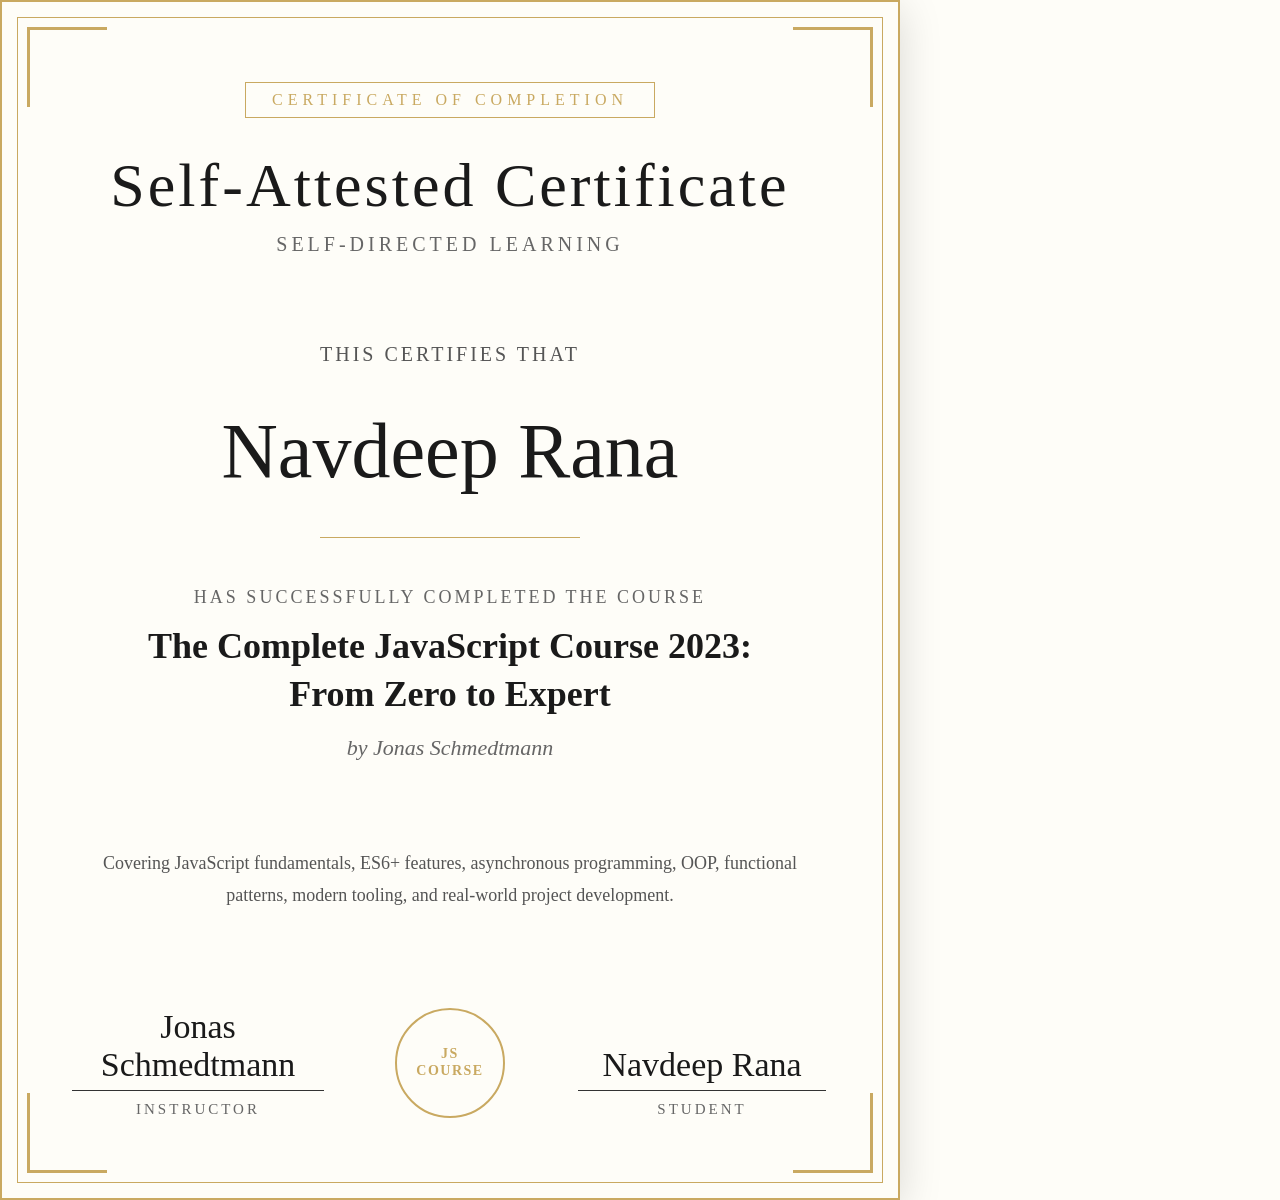
<file: cert-js-jonas.html>
<!DOCTYPE html>
<html lang="en">
<head>
<meta charset="UTF-8">
<title>Certificate — The Complete JavaScript Course</title>
<style>
  * { margin: 0; padding: 0; box-sizing: border-box; }
  body {
    font-family: 'Georgia', 'Times New Roman', serif;
    background: #fefdf8;
    margin: 0;
    padding: 0;
  }
  .cert {
    width: 900px;
    height: 1200px;
    background: #fefdf8;
    border: 2px solid #c9a961;
    box-shadow: 0 8px 40px rgba(0, 0, 0, 0.15);
    position: relative;
    padding: 80px 70px;
    overflow: hidden;
    display: flex;
    flex-direction: column;
    justify-content: space-between;
  }
  .cert::before {
    content: '';
    position: absolute;
    inset: 15px;
    border: 1px solid #c9a961;
    pointer-events: none;
  }
  .corner {
    position: absolute;
    width: 80px;
    height: 80px;
    border: 3px solid #c9a961;
  }
  .corner.tl { top: 25px; left: 25px; border-right: none; border-bottom: none; }
  .corner.tr { top: 25px; right: 25px; border-left: none; border-bottom: none; }
  .corner.bl { bottom: 25px; left: 25px; border-right: none; border-top: none; }
  .corner.br { bottom: 25px; right: 25px; border-left: none; border-top: none; }

  .header {
    text-align: center;
    margin-bottom: 30px;
    position: relative;
    z-index: 1;
  }
  .stamp {
    display: inline-block;
    padding: 8px 26px;
    border: 1.5px solid #c9a961;
    color: #c9a961;
    font-size: 16px;
    letter-spacing: 5px;
    text-transform: uppercase;
    margin-bottom: 32px;
  }
  h1 {
    font-size: 62px;
    color: #1a1a1a;
    font-weight: 400;
    letter-spacing: 3px;
    margin-bottom: 12px;
  }
  .subtitle {
    color: #666;
    font-size: 20px;
    letter-spacing: 4px;
    text-transform: uppercase;
    margin-bottom: 40px;
  }
  .presented {
    text-align: center;
    color: #555;
    font-size: 20px;
    letter-spacing: 3px;
    text-transform: uppercase;
    margin-bottom: 24px;
    position: relative;
    z-index: 1;
  }
  .name {
    text-align: center;
    font-size: 78px;
    font-family: 'Brush Script MT', cursive;
    color: #1a1a1a;
    margin-bottom: 24px;
    position: relative;
    z-index: 1;
  }
  .divider {
    width: 260px;
    height: 1px;
    background: #c9a961;
    margin: 0 auto 32px;
  }
  .course {
    text-align: center;
    margin-bottom: 36px;
    position: relative;
    z-index: 1;
  }
  .course-label {
    font-size: 18px;
    color: #666;
    letter-spacing: 3px;
    text-transform: uppercase;
    margin-bottom: 14px;
  }
  .course-title {
    font-size: 36px;
    color: #1a1a1a;
    font-weight: 600;
    font-family: 'Georgia', serif;
    line-height: 1.35;
    max-width: 800px;
    margin: 0 auto;
  }
  .details {
    text-align: center;
    color: #555;
    font-size: 18px;
    line-height: 1.75;
    max-width: 780px;
    margin: 28px auto 40px;
    position: relative;
    z-index: 1;
  }
  .footer {
    display: flex;
    justify-content: space-between;
    align-items: flex-end;
    margin-top: 40px;
    position: relative;
    z-index: 1;
  }
  .footer-block { flex: 1; text-align: center; }
  .signature {
    font-family: 'Brush Script MT', cursive;
    font-size: 34px;
    color: #1a1a1a;
    border-bottom: 1px solid #333;
    padding-bottom: 6px;
    margin-bottom: 10px;
    display: inline-block;
    padding-left: 24px;
    padding-right: 24px;
  }
  .sig-label {
    font-size: 15px;
    color: #666;
    letter-spacing: 3px;
    text-transform: uppercase;
  }
  .seal {
    width: 110px;
    height: 110px;
    border: 2px solid #c9a961;
    border-radius: 50%;
    display: flex;
    align-items: center;
    justify-content: center;
    margin: 0 auto;
    color: #c9a961;
    font-size: 14px;
    font-weight: 700;
    letter-spacing: 1.5px;
    text-align: center;
    line-height: 1.2;
  }
</style>
</head>
<body>
<div class="cert">
  <div class="corner tl"></div>
  <div class="corner tr"></div>
  <div class="corner bl"></div>
  <div class="corner br"></div>

  <div class="header">
    <div class="stamp">Certificate of Completion</div>
    <h1>Self-Attested Certificate</h1>
    <div class="subtitle">Self-Directed Learning</div>
  </div>

  <div class="presented">This certifies that</div>
  <div class="name">Navdeep Rana</div>
  <div class="divider"></div>

  <div class="course">
    <div class="course-label">has successfully completed the course</div>
    <div class="course-title">The Complete JavaScript Course 2023:<br>From Zero to Expert<br><span style="font-size: 22px; font-weight: 400; color: #666; font-style: italic;">by Jonas Schmedtmann</span></div>
  </div>

  <p class="details">
    Covering JavaScript fundamentals, ES6+ features, asynchronous programming, OOP,
    functional patterns, modern tooling, and real-world project development.
  </p>

  <div class="footer">
    <div class="footer-block">
      <div class="signature">Jonas Schmedtmann</div>
      <div class="sig-label">Instructor</div>
    </div>
    <div class="footer-block">
      <div class="seal">JS<br>COURSE</div>
    </div>
    <div class="footer-block">
      <div class="signature">Navdeep Rana</div>
      <div class="sig-label">Student</div>
    </div>
  </div>
</div>
</body>
</html>
</file>
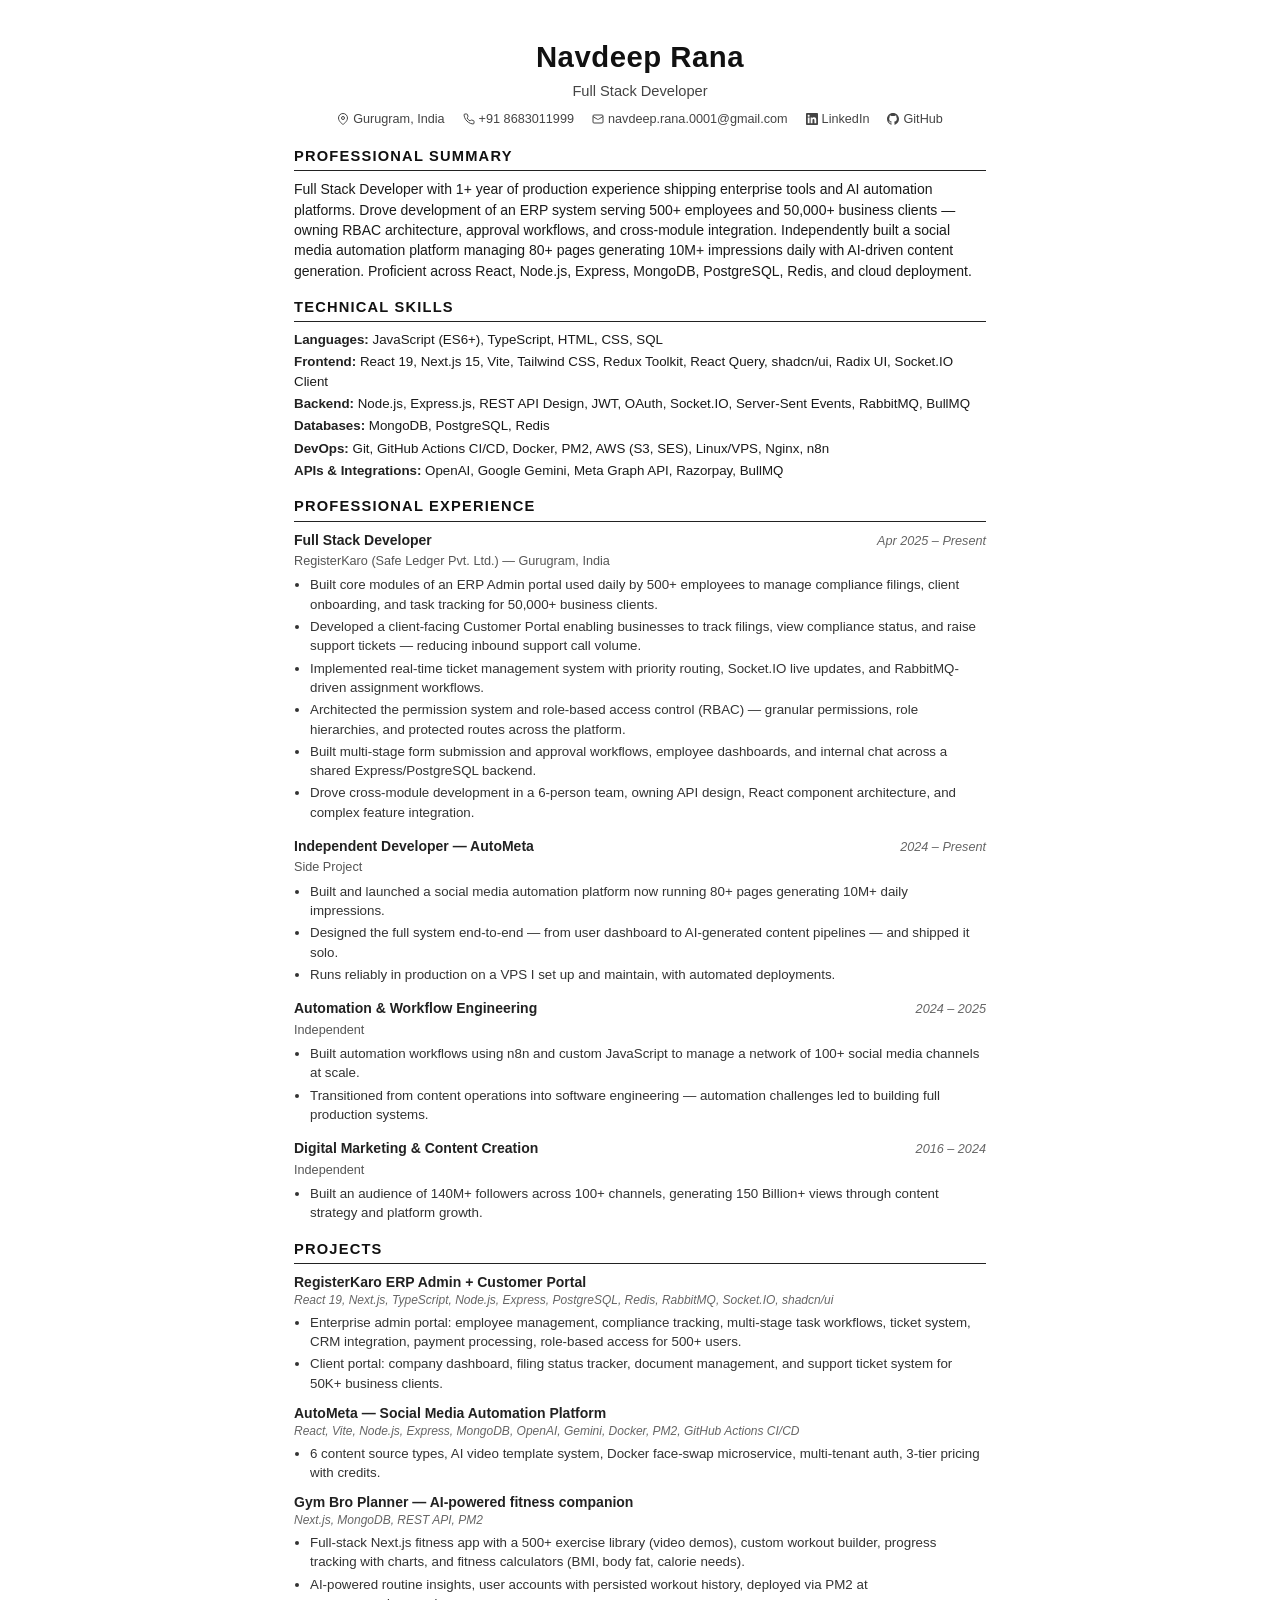
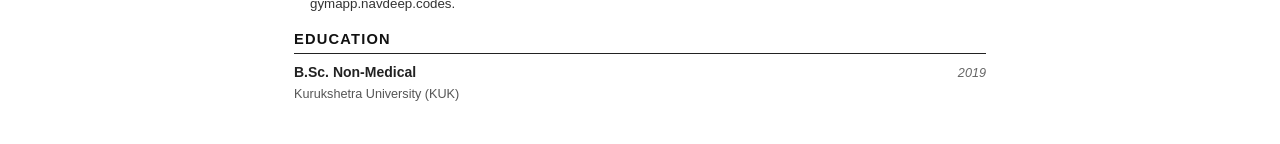
<file: resume.html>
<!DOCTYPE html>
<html lang="en">
<head>
<meta charset="UTF-8">
<meta name="viewport" content="width=device-width, initial-scale=1.0">
<title>Navdeep Rana - Resume</title>
<style>
  /* ATS-friendly: single column, no tables, semantic HTML, standard fonts */
  * { margin: 0; padding: 0; box-sizing: border-box; }
  body {
    font-family: Calibri, 'Segoe UI', Arial, sans-serif;
    font-size: 10.5pt;
    line-height: 1.45;
    color: #1a1a1a;
    max-width: 780px;
    margin: 0 auto;
    padding: 36px 44px;
    background: #fff;
  }

  /* ── Header ─────────────────────────────────────────── */
  .header { text-align: center; margin-bottom: 18px; }
  .header h1 { font-size: 22pt; font-weight: 700; color: #111; margin-bottom: 2px; letter-spacing: 0.5px; }
  .header .subtitle { font-size: 11pt; font-weight: 500; color: #444; margin-bottom: 8px; }
  .header .contact {
    font-size: 9.5pt; color: #444;
    display: flex; justify-content: center; flex-wrap: wrap; gap: 6px 18px;
  }
  .header .contact a { color: #444; text-decoration: none; }
  .header .contact a:hover { text-decoration: underline; }
  .contact-item { display: inline-flex; align-items: center; gap: 4px; }
  .contact-icon { width: 12px; height: 12px; vertical-align: middle; flex-shrink: 0; }

  /* ── Section headers ────────────────────────────────── */
  h2 {
    font-size: 11pt;
    font-weight: 700;
    color: #111;
    text-transform: uppercase;
    letter-spacing: 1.2px;
    border-bottom: 1.5px solid #222;
    padding-bottom: 3px;
    margin-top: 16px;
    margin-bottom: 8px;
  }

  /* ── Experience ─────────────────────────────────────── */
  .job { margin-bottom: 14px; }
  .job-header { display: flex; justify-content: space-between; align-items: baseline; margin-bottom: 2px; }
  .job-title { font-size: 10.5pt; font-weight: 700; color: #222; }
  .job-date { font-size: 9.5pt; color: #666; font-style: italic; }
  .job-company { font-size: 9.5pt; color: #555; margin-bottom: 5px; }
  ul { padding-left: 16px; margin-bottom: 4px; }
  li { margin-bottom: 3px; font-size: 10pt; color: #333; }

  /* ── Skills ─────────────────────────────────────────── */
  .skills-row { margin-bottom: 3px; font-size: 10pt; }
  .skills-label { font-weight: 700; color: #222; }

  /* ── Projects ───────────────────────────────────────── */
  .project { margin-bottom: 10px; }
  .project-name { font-weight: 700; font-size: 10.5pt; color: #222; }
  .project-stack { font-size: 9pt; color: #666; font-style: italic; margin-bottom: 3px; }

  @media print {
    body { padding: 20px 32px; font-size: 10pt; }
    h2 { margin-top: 12px; }
  }
</style>
</head>
<body>

<div class="header">
  <h1>Navdeep Rana</h1>
  <div class="subtitle">Full Stack Developer</div>
  <div class="contact">
    <span class="contact-item">
      <svg class="contact-icon" viewBox="0 0 24 24" fill="none" stroke="#444" stroke-width="2"><path d="M21 10c0 7-9 13-9 13s-9-6-9-13a9 9 0 0 1 18 0z"/><circle cx="12" cy="10" r="3"/></svg>
      Gurugram, India
    </span>
    <span class="contact-item">
      <svg class="contact-icon" viewBox="0 0 24 24" fill="none" stroke="#444" stroke-width="2"><path d="M22 16.92v3a2 2 0 0 1-2.18 2 19.79 19.79 0 0 1-8.63-3.07 19.5 19.5 0 0 1-6-6 19.79 19.79 0 0 1-3.07-8.67A2 2 0 0 1 4.11 2h3a2 2 0 0 1 2 1.72c.127.96.361 1.903.7 2.81a2 2 0 0 1-.45 2.11L8.09 9.91a16 16 0 0 0 6 6l1.27-1.27a2 2 0 0 1 2.11-.45c.907.339 1.85.573 2.81.7A2 2 0 0 1 22 16.92z"/></svg>
      +91 8683011999
    </span>
    <span class="contact-item">
      <svg class="contact-icon" viewBox="0 0 24 24" fill="none" stroke="#444" stroke-width="2"><rect x="2" y="4" width="20" height="16" rx="2"/><path d="m22 7-8.97 5.7a1.94 1.94 0 0 1-2.06 0L2 7"/></svg>
      <a href="mailto:navdeep.rana.0001@gmail.com">navdeep.rana.0001@gmail.com</a>
    </span>
    <span class="contact-item">
      <svg class="contact-icon" viewBox="0 0 24 24" fill="#444"><path d="M20.447 20.452h-3.554v-5.569c0-1.328-.027-3.037-1.852-3.037-1.853 0-2.136 1.445-2.136 2.939v5.667H9.351V9h3.414v1.561h.046c.477-.9 1.637-1.85 3.37-1.85 3.601 0 4.267 2.37 4.267 5.455v6.286zM5.337 7.433c-1.144 0-2.063-.926-2.063-2.065 0-1.138.92-2.063 2.063-2.063 1.14 0 2.064.925 2.064 2.063 0 1.139-.925 2.065-2.064 2.065zm1.782 13.019H3.555V9h3.564v11.452zM22.225 0H1.771C.792 0 0 .774 0 1.729v20.542C0 23.227.792 24 1.771 24h20.451C23.2 24 24 23.227 24 22.271V1.729C24 .774 23.2 0 22.222 0h.003z"/></svg>
      <a href="https://www.linkedin.com/in/navdeep-813831244/">LinkedIn</a>
    </span>
    <span class="contact-item">
      <svg class="contact-icon" viewBox="0 0 24 24" fill="#444"><path d="M12 0c-6.626 0-12 5.373-12 12 0 5.302 3.438 9.8 8.207 11.387.599.111.793-.261.793-.577v-2.234c-3.338.726-4.033-1.416-4.033-1.416-.546-1.387-1.333-1.756-1.333-1.756-1.089-.745.083-.729.083-.729 1.205.084 1.839 1.237 1.839 1.237 1.07 1.834 2.807 1.304 3.492.997.107-.775.418-1.305.762-1.604-2.665-.305-5.467-1.334-5.467-5.931 0-1.311.469-2.381 1.236-3.221-.124-.303-.535-1.524.117-3.176 0 0 1.008-.322 3.301 1.23.957-.266 1.983-.399 3.003-.404 1.02.005 2.047.138 3.006.404 2.291-1.552 3.297-1.23 3.297-1.23.653 1.653.242 2.874.118 3.176.77.84 1.235 1.911 1.235 3.221 0 4.609-2.807 5.624-5.479 5.921.43.372.823 1.102.823 2.222v3.293c0 .319.192.694.801.576 4.765-1.589 8.199-6.086 8.199-11.386 0-6.627-5.373-12-12-12z"/></svg>
      <a href="https://github.com/nav82deep">GitHub</a>
    </span>
  </div>
</div>

<h2>Professional Summary</h2>
<p style="margin-bottom: 8px;">
Full Stack Developer with 1+ year of production experience shipping enterprise tools and AI automation platforms. Drove development of an ERP system serving 500+ employees and 50,000+ business clients &mdash; owning RBAC architecture, approval workflows, and cross-module integration. Independently built a social media automation platform managing 80+ pages generating 10M+ impressions daily with AI-driven content generation. Proficient across React, Node.js, Express, MongoDB, PostgreSQL, Redis, and cloud deployment.
</p>

<h2>Technical Skills</h2>
<div class="skills-row"><span class="skills-label">Languages: </span>JavaScript (ES6+), TypeScript, HTML, CSS, SQL</div>
<div class="skills-row"><span class="skills-label">Frontend: </span>React 19, Next.js 15, Vite, Tailwind CSS, Redux Toolkit, React Query, shadcn/ui, Radix UI, Socket.IO Client</div>
<div class="skills-row"><span class="skills-label">Backend: </span>Node.js, Express.js, REST API Design, JWT, OAuth, Socket.IO, Server-Sent Events, RabbitMQ, BullMQ</div>
<div class="skills-row"><span class="skills-label">Databases: </span>MongoDB, PostgreSQL, Redis</div>
<div class="skills-row"><span class="skills-label">DevOps: </span>Git, GitHub Actions CI/CD, Docker, PM2, AWS (S3, SES), Linux/VPS, Nginx, n8n</div>
<div class="skills-row"><span class="skills-label">APIs & Integrations: </span>OpenAI, Google Gemini, Meta Graph API, Razorpay, BullMQ</div>

<h2>Professional Experience</h2>

<div class="job">
  <div class="job-header">
    <span class="job-title">Full Stack Developer</span>
    <span class="job-date">Apr 2025 &ndash; Present</span>
  </div>
  <div class="job-company">RegisterKaro (Safe Ledger Pvt. Ltd.) &mdash; Gurugram, India</div>
  <ul>
    <li>Built core modules of an ERP Admin portal used daily by 500+ employees to manage compliance filings, client onboarding, and task tracking for 50,000+ business clients.</li>
    <li>Developed a client-facing Customer Portal enabling businesses to track filings, view compliance status, and raise support tickets &mdash; reducing inbound support call volume.</li>
    <li>Implemented real-time ticket management system with priority routing, Socket.IO live updates, and RabbitMQ-driven assignment workflows.</li>
    <li>Architected the permission system and role-based access control (RBAC) &mdash; granular permissions, role hierarchies, and protected routes across the platform.</li>
    <li>Built multi-stage form submission and approval workflows, employee dashboards, and internal chat across a shared Express/PostgreSQL backend.</li>
    <li>Drove cross-module development in a 6-person team, owning API design, React component architecture, and complex feature integration.</li>
  </ul>
</div>

<div class="job">
  <div class="job-header">
    <span class="job-title">Independent Developer &mdash; AutoMeta</span>
    <span class="job-date">2024 &ndash; Present</span>
  </div>
  <div class="job-company">Side Project</div>
  <ul>
    <li>Built and launched a social media automation platform now running 80+ pages generating 10M+ daily impressions.</li>
    <li>Designed the full system end-to-end &mdash; from user dashboard to AI-generated content pipelines &mdash; and shipped it solo.</li>
    <li>Runs reliably in production on a VPS I set up and maintain, with automated deployments.</li>
  </ul>
</div>

<div class="job">
  <div class="job-header">
    <span class="job-title">Automation & Workflow Engineering</span>
    <span class="job-date">2024 &ndash; 2025</span>
  </div>
  <div class="job-company">Independent</div>
  <ul>
    <li>Built automation workflows using n8n and custom JavaScript to manage a network of 100+ social media channels at scale.</li>
    <li>Transitioned from content operations into software engineering &mdash; automation challenges led to building full production systems.</li>
  </ul>
</div>

<div class="job">
  <div class="job-header">
    <span class="job-title">Digital Marketing & Content Creation</span>
    <span class="job-date">2016 &ndash; 2024</span>
  </div>
  <div class="job-company">Independent</div>
  <ul>
    <li>Built an audience of 140M+ followers across 100+ channels, generating 150 Billion+ views through content strategy and platform growth.</li>
  </ul>
</div>

<h2>Projects</h2>

<div class="project">
  <span class="project-name">RegisterKaro ERP Admin + Customer Portal</span>
  <div class="project-stack">React 19, Next.js, TypeScript, Node.js, Express, PostgreSQL, Redis, RabbitMQ, Socket.IO, shadcn/ui</div>
  <ul>
    <li>Enterprise admin portal: employee management, compliance tracking, multi-stage task workflows, ticket system, CRM integration, payment processing, role-based access for 500+ users.</li>
    <li>Client portal: company dashboard, filing status tracker, document management, and support ticket system for 50K+ business clients.</li>
  </ul>
</div>

<div class="project">
  <span class="project-name">AutoMeta &mdash; Social Media Automation Platform</span>
  <div class="project-stack">React, Vite, Node.js, Express, MongoDB, OpenAI, Gemini, Docker, PM2, GitHub Actions CI/CD</div>
  <ul>
    <li>6 content source types, AI video template system, Docker face-swap microservice, multi-tenant auth, 3-tier pricing with credits.</li>
  </ul>
</div>

<div class="project">
  <span class="project-name">Gym Bro Planner &mdash; AI-powered fitness companion</span>
  <div class="project-stack">Next.js, MongoDB, REST API, PM2</div>
  <ul>
    <li>Full-stack Next.js fitness app with a 500+ exercise library (video demos), custom workout builder, progress tracking with charts, and fitness calculators (BMI, body fat, calorie needs).</li>
    <li>AI-powered routine insights, user accounts with persisted workout history, deployed via PM2 at gymapp.navdeep.codes.</li>
  </ul>
</div>

<h2>Education</h2>
<div class="job-header">
  <span class="job-title">B.Sc. Non-Medical</span>
  <span class="job-date">2019</span>
</div>
<div class="job-company">Kurukshetra University (KUK)</div>

</body>
</html>
</file>
<file: style.css>
/* ═══════════════════════════════════════════════════════════════
   NAVDEEP RANA — PORTFOLIO
   Tajmirul-inspired muted dark theme, loading reveal, grid stack
   ═══════════════════════════════════════════════════════════════ */

@import url('https://fonts.googleapis.com/css2?family=Anton&family=Space+Grotesk:wght@300;400;500;600;700&family=JetBrains+Mono:wght@400;500&display=swap');

:root {
  --bg: #0c0c0c;
  --bg-card: #141414;
  --bg-elevated: #1a1a1a;
  --border: rgba(255, 255, 255, 0.08);
  --text: #ededed;
  --text-secondary: #a3a3a3;
  --text-muted: #666;
  --accent: #ededed;
  --accent-dim: rgba(255, 255, 255, 0.05);
  --font-display: 'Anton', sans-serif;
  --font-body: 'Space Grotesk', sans-serif;
  --mono: 'JetBrains Mono', monospace;
}

* { margin: 0; padding: 0; box-sizing: border-box; }
html { scroll-behavior: smooth; }
body {
  font-family: var(--font-body);
  background: var(--bg);
  color: var(--text);
  overflow-x: hidden;
  cursor: none;
}
a { color: inherit; text-decoration: none; }
::selection { background: #fff; color: #000; }

/* ── Loading Screen ───────────────────────────────────────────── */
.loader {
  position: fixed;
  inset: 0;
  background: var(--bg);
  display: flex;
  align-items: center;
  justify-content: center;
  z-index: 10000;
  transition: opacity 0.6s ease, visibility 0.6s ease;
}
.loader.done {
  opacity: 0;
  visibility: hidden;
  pointer-events: none;
  transition: opacity 0.5s ease 0.1s, visibility 0.5s ease 0.1s;
}
.loader-text {
  font-family: var(--font-display);
  font-size: clamp(36px, 8vw, 80px);
  color: var(--text);
  letter-spacing: 8px;
  text-transform: uppercase;
  overflow: visible;
  position: relative;
}

/* Phase 1: Letters appear — slide up, right-to-left stagger */
.loader-letter {
  display: inline-block;
  opacity: 0;
  transform: translateY(60px);
  animation: loaderIn 0.5s cubic-bezier(0.16, 1, 0.3, 1) forwards;
}

@keyframes loaderIn {
  to { opacity: 1; transform: translateY(0); }
}


/* ── Trippy Cursor (mix-blend-mode difference) ────────────────── */
.cursor {
  position: fixed;
  top: 0; left: 0;
  width: 20px; height: 20px;
  background: #fff;
  border-radius: 50%;
  pointer-events: none;
  z-index: 9999;
  mix-blend-mode: difference;
  transform: translate(-50%, -50%);
  transition: width 0.4s cubic-bezier(0.16, 1, 0.3, 1),
              height 0.4s cubic-bezier(0.16, 1, 0.3, 1);
}
.cursor.hover {
  width: 80px;
  height: 80px;
}
.cursor.click {
  width: 10px;
  height: 10px;
}
/* Trail hidden — single cursor only */
.cursor-trail { display: none; }
@media (max-width: 768px) {
  .cursor { display: none; }
  body { cursor: auto; }
}

/* ── Stars Canvas ─────────────────────────────────────────────── */
#stars {
  position: fixed;
  inset: 0;
  z-index: 0;
  pointer-events: none;
  opacity: 0.4;
}

/* ── Navigation ───────────────────────────────────────────────── */
.nav {
  position: fixed;
  top: 0; left: 0; right: 0;
  display: flex;
  align-items: center;
  justify-content: space-between;
  padding: 20px 48px;
  z-index: 100;
}
.nav-logo {
  font-family: var(--font-body);
  font-size: 16px;
  font-weight: 500;
  letter-spacing: 2px;
  color: #fff;
  text-transform: lowercase;
}
.nav-links { display: flex; gap: 32px; }
.nav-links a {
  font-size: 12px;
  font-weight: 500;
  color: #fff;
  text-transform: uppercase;
  letter-spacing: 2px;
  opacity: 0.5;
  transition: opacity 0.3s;
  display: flex;
  align-items: center;
  gap: 6px;
}
.nav-links a:hover, .nav-links a.active { opacity: 1; }
/* Hide icons on desktop — text-only nav */
.nav-icon { display: none; }

/* Hamburger button — hidden on desktop */
.nav-toggle {
  display: none;
  background: none;
  border: none;
  cursor: pointer;
  padding: 8px;
  z-index: 9996;
  flex-direction: column;
  gap: 5px;
  position: relative;
}
.nav-toggle span {
  display: block;
  width: 22px;
  height: 2px;
  background: #fff;
  border-radius: 2px;
  transition: all 0.3s ease;
  transform-origin: center;
}
.nav-toggle.open span:nth-child(1) { transform: rotate(45deg) translate(5px, 5px); }
.nav-toggle.open span:nth-child(2) { opacity: 0; }
.nav-toggle.open span:nth-child(3) { transform: rotate(-45deg) translate(5px, -5px); }

/* Vertical email (fixed right side, desktop only) */
.side-email {
  position: fixed;
  right: 28px;
  bottom: 0;
  writing-mode: vertical-rl;
  font-family: var(--mono);
  font-size: 11px;
  color: var(--text-muted);
  letter-spacing: 1px;
  z-index: 50;
  display: flex;
  align-items: center;
  gap: 16px;
}
.side-email::after {
  content: '';
  width: 1px;
  height: 80px;
  background: var(--text-muted);
}

/* ── Hero ─────────────────────────────────────────────────────── */
.hero {
  min-height: 100vh;
  display: flex;
  flex-direction: column;
  justify-content: center;
  position: relative;
  z-index: 1;
  padding: 140px 48px 80px;
  max-width: 1100px;
  margin: 0 auto;
}
.hero-label {
  font-family: var(--mono);
  font-size: 13px;
  color: var(--text-muted);
  letter-spacing: 3px;
  text-transform: uppercase;
  margin-bottom: 24px;
}
.hero-title {
  font-family: var(--font-display);
  font-size: clamp(56px, 12vw, 120px);
  font-weight: 400;
  line-height: 0.95;
  letter-spacing: 4px;
  text-transform: uppercase;
  margin-bottom: 32px;
}
.hero-title-line {
  display: block;
  overflow: hidden;
}
.hero-title-line span {
  display: inline-block;
}
.hero-title .outline {
  -webkit-text-stroke: 1.5px var(--text);
  color: transparent;
}
.hero-sub {
  font-size: 16px;
  color: var(--text-secondary);
  line-height: 1.8;
  max-width: 480px;
  margin-bottom: 40px;
}
.hero-cta {
  display: flex;
  gap: 16px;
  margin-bottom: 80px;
}

.btn {
  display: inline-flex;
  align-items: center;
  gap: 8px;
  padding: 14px 28px;
  font-size: 13px;
  font-weight: 600;
  font-family: var(--font-body);
  letter-spacing: 1px;
  text-transform: uppercase;
  border: none;
  border-radius: 0;
  transition: all 0.3s;
}
.btn-primary {
  background: #fff;
  color: #000;
}
.btn-primary:hover { background: #ddd; }
.btn-ghost {
  background: transparent;
  color: var(--text);
  border: 1px solid var(--border);
}
.btn-ghost:hover { border-color: var(--text); }

.scroll-hint {
  margin-top: 40px;
  font-size: 11px;
  color: var(--text-muted);
  text-transform: uppercase;
  letter-spacing: 2px;
  display: inline-flex;
  align-items: center;
  gap: 12px;
}
.scroll-hint-line {
  width: 48px; height: 1px;
  background: var(--text-muted);
  position: relative;
  overflow: hidden;
}
.scroll-hint-line::after {
  content: '';
  position: absolute;
  top: 0; left: -100%;
  width: 100%; height: 100%;
  background: var(--text);
  animation: scrollLine 2s ease infinite;
}

/* ── Sections ─────────────────────────────────────────────────── */
.section {
  position: relative;
  z-index: 1;
  padding: 120px 0;
}
.section-inner {
  max-width: 1100px;
  margin: 0 auto;
  padding: 0 48px;
}
.section-label {
  font-family: var(--mono);
  font-size: 12px;
  color: var(--text-muted);
  letter-spacing: 2px;
  margin-bottom: 12px;
}
.section-title {
  font-family: var(--font-display);
  font-size: clamp(32px, 5vw, 52px);
  letter-spacing: 3px;
  text-transform: uppercase;
  margin-bottom: 16px;
}
.section-sub {
  color: var(--text-secondary);
  font-size: 15px;
  margin-bottom: 48px;
  max-width: 500px;
}
.section-divider {
  width: 100%;
  height: 1px;
  background: var(--border);
}

/* ── About ────────────────────────────────────────────────────── */
.about-grid {
  display: grid;
  grid-template-columns: 1.4fr 1fr;
  gap: 64px;
  margin-top: 32px;
}
.about-text p {
  color: var(--text-secondary);
  line-height: 1.8;
  margin-bottom: 16px;
  font-size: 14px;
}
.about-text strong { color: var(--text); }
.detail-row {
  display: flex;
  justify-content: space-between;
  padding: 16px 0;
  border-bottom: 1px solid var(--border);
  font-size: 13px;
}
.detail-label { color: var(--text-muted); text-transform: uppercase; letter-spacing: 1px; }
.detail-value { font-weight: 500; }

/* ── Tech Stack Grid (tajmirul-style) ─────────────────────────── */
.stack-section { padding-bottom: 80px; }
.stack-categories {
  display: grid;
  grid-template-columns: 1fr 1fr;
  gap: 48px;
  margin-top: 32px;
}
.stack-category h3 {
  font-size: 13px;
  font-weight: 600;
  color: var(--text-muted);
  text-transform: uppercase;
  letter-spacing: 2px;
  margin-bottom: 20px;
  padding-bottom: 10px;
  border-bottom: 1px solid var(--border);
}
.stack-grid {
  display: flex;
  flex-wrap: wrap;
  gap: 10px;
}
.stack-item {
  display: flex;
  align-items: center;
  gap: 8px;
  padding: 8px 16px;
  background: var(--bg-card);
  border: 1px solid var(--border);
  border-radius: 6px;
  font-size: 12px;
  font-family: var(--mono);
  color: var(--text-secondary);
  transition: all 0.25s;
  letter-spacing: 0.3px;
}
.stack-item:hover {
  border-color: rgba(255, 255, 255, 0.25);
  color: var(--text);
  background: var(--bg-elevated);
  transform: translateY(-2px);
}
.stack-dot {
  width: 6px; height: 6px;
  border-radius: 50%;
  background: var(--dot-color, #666);
  flex-shrink: 0;
}

/* ── Timeline (Experience) ────────────────────────────────────── */
.timeline { position: relative; padding-left: 28px; margin-top: 32px; }
.timeline::before {
  content: '';
  position: absolute;
  left: 5px; top: 8px; bottom: 0;
  width: 1px;
  background: var(--border);
}
.timeline-item { position: relative; margin-bottom: 48px; }
.timeline-dot {
  position: absolute;
  left: -28px; top: 8px;
  width: 11px; height: 11px;
  border-radius: 50%;
  background: var(--bg);
  border: 2px solid var(--text-muted);
}
.timeline-item:first-child .timeline-dot {
  background: var(--text);
  border-color: var(--text);
}
.timeline-date {
  font-family: var(--mono);
  font-size: 11px;
  color: var(--text-muted);
  letter-spacing: 1px;
  margin-bottom: 6px;
}
.timeline-content h3 {
  font-size: 18px;
  font-weight: 700;
  margin-bottom: 4px;
}
.timeline-company {
  font-size: 13px;
  color: var(--text-muted);
  margin-bottom: 14px;
}
.timeline-content ul { list-style: none; padding: 0; }
.timeline-content li {
  position: relative;
  padding-left: 18px;
  margin-bottom: 8px;
  font-size: 13px;
  color: var(--text-secondary);
  line-height: 1.7;
}
.timeline-content li::before {
  content: '';
  position: absolute;
  left: 0; top: 10px;
  width: 6px; height: 1px;
  background: var(--text-muted);
}

/* ── Projects (tajmirul hover-image style) ────────────────────── */
.projects-list { margin-top: 32px; }
.project-row {
  display: flex;
  align-items: center;
  justify-content: space-between;
  padding: 28px 0;
  border-bottom: 1px solid var(--border);
  transition: all 0.3s;
  position: relative;
}
.project-row:first-child { border-top: 1px solid var(--border); }
.project-row:hover { padding-left: 16px; }
.project-row:hover .project-title { opacity: 1; }
.project-row:hover .project-arrow { opacity: 1; transform: translateX(4px); }

.project-num {
  font-family: var(--mono);
  font-size: 12px;
  color: var(--text-muted);
  min-width: 40px;
}
.project-title {
  font-family: var(--font-display);
  font-size: 28px;
  letter-spacing: 2px;
  text-transform: uppercase;
  flex: 1;
  opacity: 0.7;
  transition: opacity 0.3s;
}
.project-tags-inline {
  display: flex;
  gap: 8px;
  margin-right: 24px;
}
.project-tags-inline span {
  font-family: var(--mono);
  font-size: 10px;
  color: var(--text-muted);
  padding: 3px 8px;
  border: 1px solid var(--border);
  border-radius: 3px;
}
.project-arrow {
  font-size: 20px;
  color: var(--text-muted);
  opacity: 0;
  transition: all 0.3s;
}

/* Hover image that follows cursor */
.project-hover-img {
  position: fixed;
  pointer-events: none;
  z-index: 200;
  width: 340px;
  height: 220px;
  object-fit: cover;
  border-radius: 4px;
  opacity: 0;
  transform: scale(0.9);
  transition: opacity 0.35s ease, transform 0.35s ease;
}
.project-hover-img.visible {
  opacity: 1;
  transform: scale(1);
}

/* ── Certifications — row style + fixed right preview ─────────── */
.cert-row { cursor: default; }

/* Mobile-only subtitle (instructor + year) under cert title */
.cert-mobile-meta { display: none; }

@media (max-width: 768px) {
  .cert-mobile-meta {
    display: block;
    font-family: var(--mono);
    font-size: 11px;
    color: var(--text-muted);
    letter-spacing: 1px;
    margin-top: 6px;
    text-transform: none;
    font-weight: 400;
  }
  .cert-row {
    flex-direction: column;
    align-items: flex-start;
  }
  .cert-row .project-title {
    font-size: 16px;
    line-height: 1.2;
  }
}

.cert-preview-fixed {
  position: fixed;
  right: 48px;
  top: 50%;
  transform: translateY(-50%) scale(0.95);
  width: 340px;
  max-height: 85vh;
  object-fit: contain;
  border-radius: 8px;
  border: 1px solid var(--border);
  box-shadow: 0 24px 80px rgba(0, 0, 0, 0.6);
  opacity: 0;
  pointer-events: none;
  z-index: 200;
  transition: opacity 0.35s ease, transform 0.35s ease;
}
.cert-preview-fixed.visible {
  opacity: 1;
  transform: translateY(-50%) scale(1);
}

@media (max-width: 768px) {
  .cert-preview-fixed { display: none; }
}

/* ── Contact ──────────────────────────────────────────────────── */
.contact-section {
  text-align: center;
  padding: 160px 48px;
}
.contact-section .section-title {
  font-size: clamp(36px, 6vw, 64px);
  margin-bottom: 24px;
}
.contact-sub {
  font-size: 16px;
  color: var(--text-secondary);
  margin-bottom: 48px;
}
.contact-links {
  display: flex;
  justify-content: center;
  gap: 32px;
  flex-wrap: wrap;
}
.contact-link {
  display: flex;
  align-items: center;
  gap: 10px;
  font-size: 14px;
  color: var(--text-secondary);
  transition: color 0.3s;
  padding: 10px 0;
}
.contact-link:hover { color: var(--text); }
.contact-link svg { flex-shrink: 0; }

/* ── Footer ───────────────────────────────────────────────────── */
.footer {
  text-align: center;
  padding: 32px 48px;
  font-size: 11px;
  color: var(--text-muted);
  border-top: 1px solid var(--border);
  position: relative;
  z-index: 1;
}

/* ── Animations ───────────────────────────────────────────────── */
/* Hero name — letters drop from above like falling from loader */
.hero-letter {
  display: inline-block;
  opacity: 0;
  transform: translateY(-120px) scale(1.1);
  animation: heroDrop 0.7s cubic-bezier(0.34, 1.56, 0.64, 1) forwards;
}

@keyframes heroDrop {
  0% {
    opacity: 0;
    transform: translateY(-120px) scale(1.1) rotate(-5deg);
  }
  50% {
    opacity: 1;
    transform: translateY(8px) scale(1) rotate(1deg);
  }
  70% {
    transform: translateY(-4px) scale(1) rotate(0deg);
  }
  100% {
    opacity: 1;
    transform: translateY(0) scale(1) rotate(0deg);
  }
}

@keyframes scrollLine {
  0% { left: -100%; }
  100% { left: 100%; }
}

/* Scroll reveal — falls back down when scrolled away */
.reveal {
  opacity: 0;
  transform: translateY(30px);
  transition: opacity 0.6s ease, transform 0.6s ease;
}
.reveal.visible {
  opacity: 1;
  transform: translateY(0);
}
.reveal.fallen {
  opacity: 0;
  transform: translateY(40px);
  transition: opacity 0.4s ease, transform 0.8s cubic-bezier(0.55, 0, 1, 0.45);
}

/* ── Responsive ───────────────────────────────────────────────── */
@media (max-width: 768px) {
  .nav { padding: 16px 24px; }
  .nav-toggle { display: flex; }
  .hero { padding: 100px 24px 60px; min-height: auto; }
  .scroll-hint { margin-top: 72px; }
  .nav-links {
    position: fixed;
    inset: 0;
    background: rgba(12, 12, 12, 0.9);
    backdrop-filter: blur(12px);
    -webkit-backdrop-filter: blur(12px);
    display: grid;
    grid-template-columns: 1fr 1fr;
    grid-auto-rows: 1fr;
    align-items: center;
    justify-content: center;
    gap: 0;
    padding: 80px 20px 40px;
    opacity: 0;
    visibility: hidden;
    transition: opacity 0.3s, visibility 0.3s;
    z-index: 9990;
  }
  .nav { z-index: 9995; }
  .nav-links.open {
    opacity: 1;
    visibility: visible;
  }
  .nav-links a {
    flex-direction: column;
    align-items: center;
    justify-content: center;
    gap: 14px;
    font-size: 13px;
    letter-spacing: 3px;
    color: #fff;
    opacity: 0;
    padding: 24px 12px;
    text-align: center;
    transform: translateY(20px);
    transition: opacity 0.4s ease, transform 0.4s ease;
  }
  .nav-links.open a {
    opacity: 1;
    transform: translateY(0);
  }
  .nav-links.open a:nth-child(1) { transition-delay: 0.08s; }
  .nav-links.open a:nth-child(2) { transition-delay: 0.14s; }
  .nav-links.open a:nth-child(3) { transition-delay: 0.2s; }
  .nav-links.open a:nth-child(4) { transition-delay: 0.26s; }
  .nav-links.open a:nth-child(5) { transition-delay: 0.32s; }
  .nav-links.open a:nth-child(6) { transition-delay: 0.38s; }

  .nav-icon {
    display: block;
    width: 36px;
    height: 36px;
    color: #fff;
    filter: drop-shadow(0 0 12px rgba(255, 255, 255, 0.5))
            drop-shadow(0 0 24px rgba(129, 140, 248, 0.4));
    transition: all 0.3s;
  }
  .nav-links a:active .nav-icon,
  .nav-links a:hover .nav-icon {
    color: #a5b4fc;
    filter: drop-shadow(0 0 16px rgba(165, 180, 252, 0.9))
            drop-shadow(0 0 32px rgba(129, 140, 248, 0.7));
    transform: scale(1.1);
  }
  .nav-links a span {
    font-weight: 500;
    opacity: 0.85;
  }
  .hero { padding: 100px 24px 60px; }
  .hero-stats { gap: 28px; }
  .stat-num { font-size: 28px; }
  .section-inner { padding: 0 24px; }
  .about-grid { grid-template-columns: 1fr; gap: 32px; }
  .stack-categories { grid-template-columns: 1fr; gap: 32px; }
  .project-title { font-size: 18px; }
  .project-tags-inline { display: none; }
  .side-email { display: none; }
  .contact-links { flex-direction: column; align-items: center; }
  .certs-grid { grid-template-columns: 1fr; }
}
</file>
